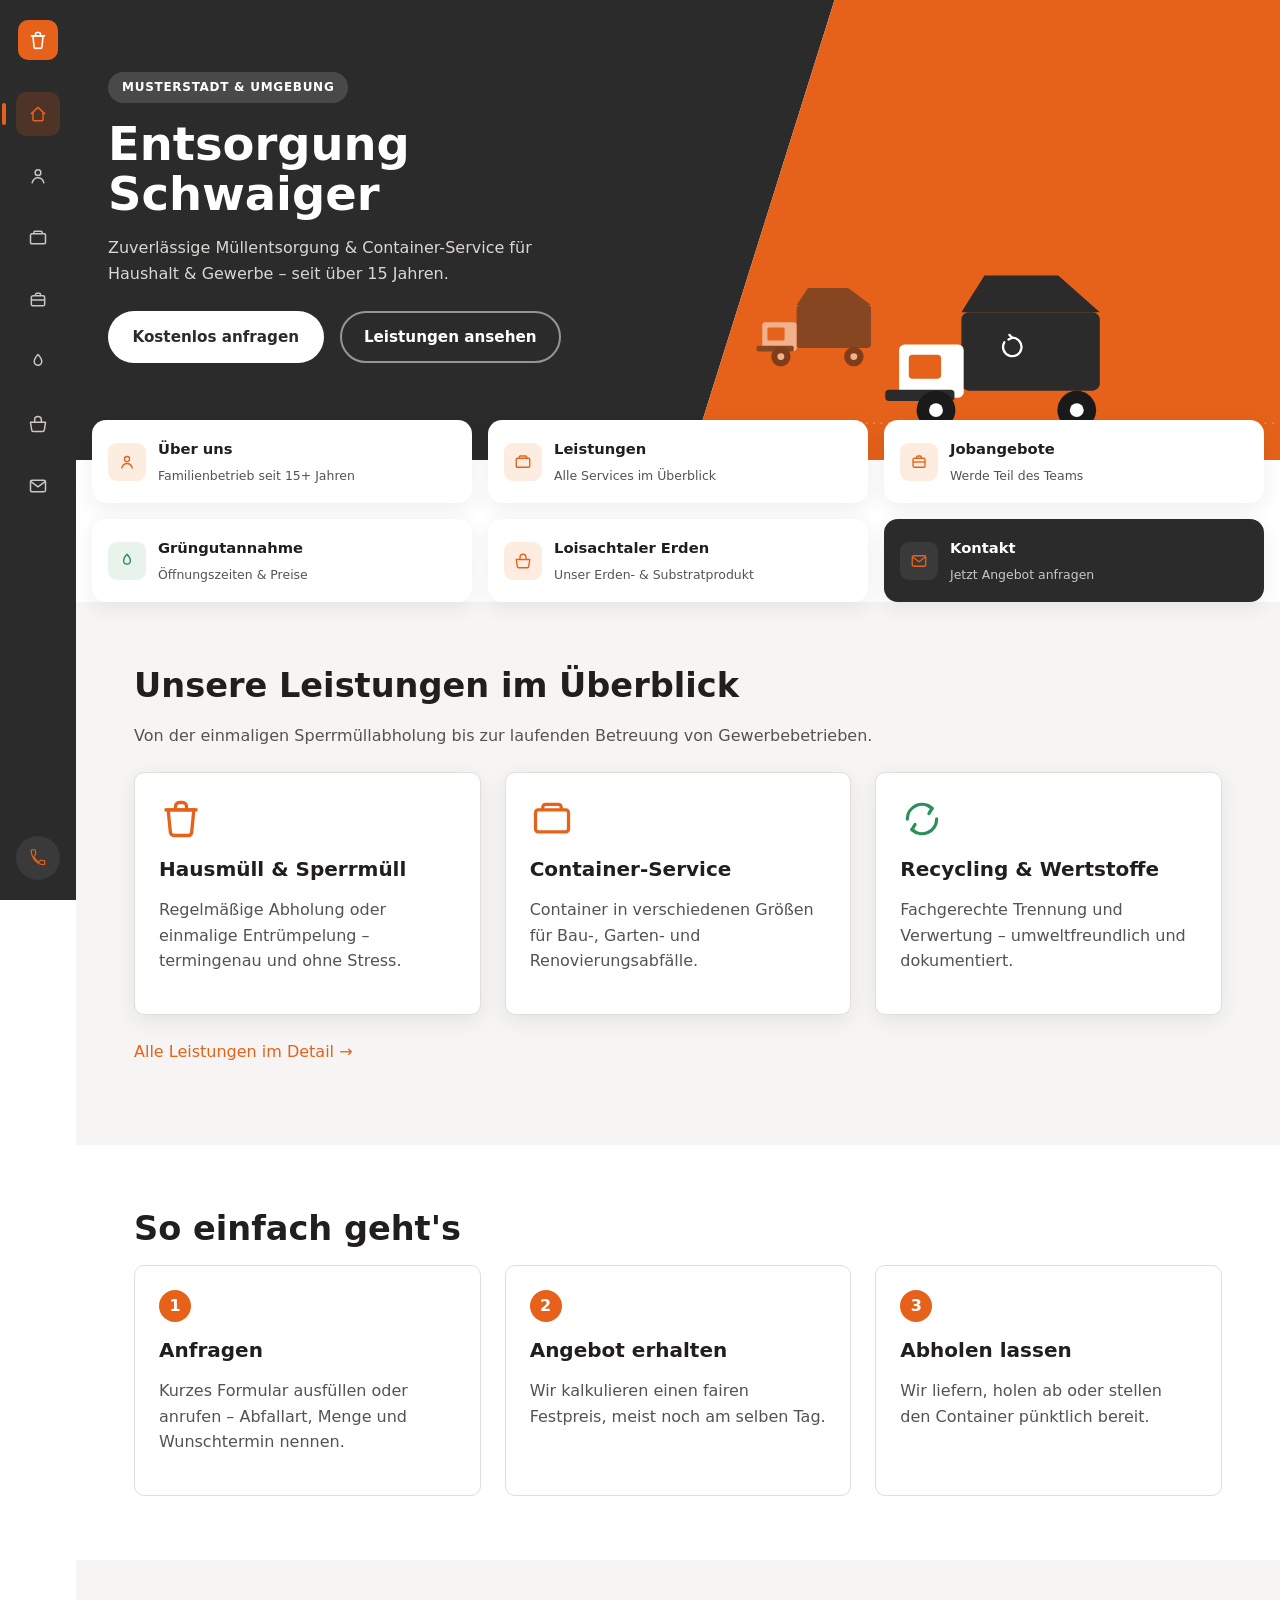
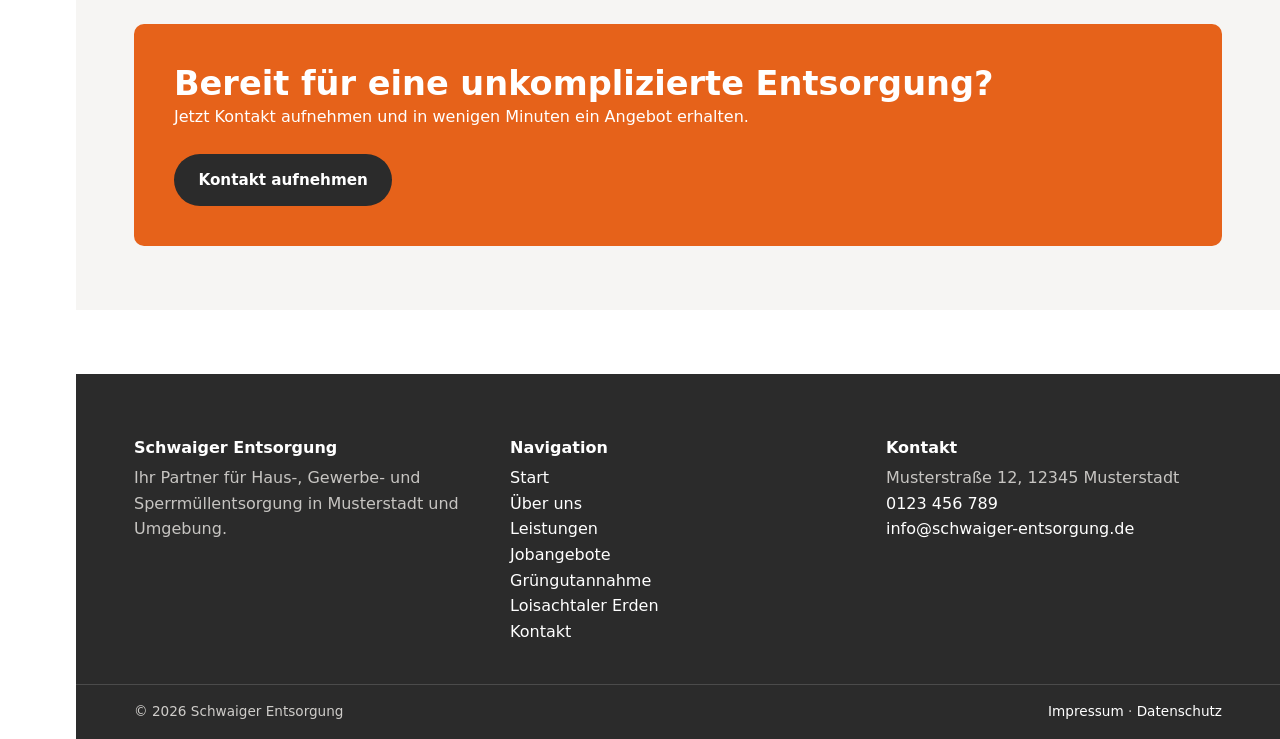
<file: index.html>
<!DOCTYPE html>
<html lang="de">
<head>
  <meta charset="UTF-8" />
  <meta name="viewport" content="width=device-width, initial-scale=1" />
  <title>Schwaiger Entsorgung – Zuverlässige Müllentsorgung für Haushalt &amp; Gewerbe</title>
  <meta name="description" content="Schwaiger Entsorgung übernimmt Hausmüll, Gewerbeabfall, Sperrmüll und Containerdienst für Musterstadt und Umgebung. Schnell, sauber, zuverlässig." />

  <link rel="stylesheet" href="css/base.css" />
  <link rel="stylesheet" href="css/layout.css" />
  <link rel="stylesheet" href="css/components.css" />
  <link rel="stylesheet" href="css/pages/home.css" />
</head>
<body>

  <div class="app-shell">
    <nav class="side-nav" data-nav data-open="false" aria-label="Hauptnavigation">
      <a class="side-nav__logo" href="index.html" aria-label="Schwaiger Entsorgung – Start">
        <svg width="20" height="20" viewBox="0 0 24 24" fill="none"><path d="M6 7h12l-1.2 13.2A2 2 0 0 1 14.8 22H9.2a2 2 0 0 1-2-1.8L6 7Z" stroke="#fff" stroke-width="1.9" stroke-linejoin="round"/><path d="M4 7h16M9 7V5a2 2 0 0 1 2-2h2a2 2 0 0 1 2 2v2" stroke="#fff" stroke-width="1.9" stroke-linecap="round"/></svg>
      </a>
      <button class="nav-toggle" type="button" data-nav-toggle aria-expanded="false" aria-controls="side-nav-list">
        <span class="visually-hidden">Menü öffnen</span>
        ☰
      </button>
      <ul class="side-nav__list" id="side-nav-list">
          <li><a href="index.html" aria-current="page"><svg viewBox="0 0 24 24" fill="none"><path d="M4 11.5 12 4l8 7.5" stroke="currentColor" stroke-width="1.8" stroke-linecap="round" stroke-linejoin="round"/><path d="M6 10v9a1 1 0 0 0 1 1h10a1 1 0 0 0 1-1v-9" stroke="currentColor" stroke-width="1.8" stroke-linejoin="round"/></svg><span class="side-nav__tooltip">Start</span></a></li>
          <li><a href="ueber-uns.html"><svg viewBox="0 0 24 24" fill="none"><circle cx="12" cy="8" r="3.4" stroke="currentColor" stroke-width="1.8"/><path d="M5 20c1.2-4 4-6 7-6s5.8 2 7 6" stroke="currentColor" stroke-width="1.8" stroke-linecap="round"/></svg><span class="side-nav__tooltip">Über uns</span></a></li>
          <li><a href="leistungen.html"><svg viewBox="0 0 24 24" fill="none"><rect x="3" y="7" width="18" height="12" rx="1.5" stroke="currentColor" stroke-width="1.8"/><path d="M7 7V5.5A1.5 1.5 0 0 1 8.5 4h7A1.5 1.5 0 0 1 17 5.5V7" stroke="currentColor" stroke-width="1.8"/></svg><span class="side-nav__tooltip">Leistungen</span></a></li>
          <li><a href="jobangebote.html"><svg viewBox="0 0 24 24" fill="none"><rect x="4" y="7" width="16" height="12" rx="2" stroke="currentColor" stroke-width="1.8"/><path d="M9 7V5.5A1.5 1.5 0 0 1 10.5 4h3A1.5 1.5 0 0 1 15 5.5V7" stroke="currentColor" stroke-width="1.8"/><path d="M4 12h16" stroke="currentColor" stroke-width="1.8"/></svg><span class="side-nav__tooltip">Jobangebote</span></a></li>
          <li><a href="gruengutannahme.html"><svg viewBox="0 0 24 24" fill="none"><path d="M12 3c3 3.2 4.5 6 4.5 8.5a4.5 4.5 0 1 1-9 0C7.5 9 9 6.2 12 3Z" stroke="currentColor" stroke-width="1.8" stroke-linejoin="round"/></svg><span class="side-nav__tooltip">Grüngutannahme</span></a></li>
          <li><a href="loisachtaler-erden.html"><svg viewBox="0 0 24 24" fill="none"><path d="M3 10h18l-1.4 9.2a2 2 0 0 1-2 1.8H6.4a2 2 0 0 1-2-1.8L3 10Z" stroke="currentColor" stroke-width="1.8" stroke-linejoin="round"/><path d="M8 10V7a4 4 0 0 1 8 0v3" stroke="currentColor" stroke-width="1.8"/></svg><span class="side-nav__tooltip">Loisachtaler Erden</span></a></li>
          <li><a href="kontakt.html"><svg viewBox="0 0 24 24" fill="none"><rect x="3" y="5" width="18" height="14" rx="2" stroke="currentColor" stroke-width="1.8"/><path d="m4 7 8 6 8-6" stroke="currentColor" stroke-width="1.8" stroke-linecap="round" stroke-linejoin="round"/></svg><span class="side-nav__tooltip">Kontakt</span></a></li>
      </ul>
      <div class="side-nav__bottom">
        <a class="side-nav__phone" href="tel:+491234567890" aria-label="Anrufen: 0123 456 789">
          <svg width="18" height="18" viewBox="0 0 24 24" fill="none"><path d="M6.6 10.8c1.4 2.8 3.8 5.2 6.6 6.6l2.2-2.2a1 1 0 0 1 1-.25c1.1.36 2.3.56 3.5.56a1 1 0 0 1 1 1V20a1 1 0 0 1-1 1C11.6 21 3 12.4 3 2a1 1 0 0 1 1-1h3.5a1 1 0 0 1 1 1c0 1.2.2 2.4.56 3.5a1 1 0 0 1-.25 1L6.6 10.8Z" stroke="currentColor" stroke-width="1.6" stroke-linejoin="round"/></svg>
        </a>
      </div>
    </nav>

    <div class="main-area">
      <main>
        <section class="hero-split" style="padding-block:0;">
          <div class="hero-split__panel hero-split__panel--dark"></div>
          <div class="hero-split__panel hero-split__panel--accent"></div>
          <div class="hero-split__art">
            <svg viewBox="0 0 1200 480" width="100%" height="100%" preserveAspectRatio="xMidYMax meet" xmlns="http://www.w3.org/2000/svg" aria-hidden="true">
          <line x1="0" y1="400" x2="1200" y2="400" stroke="#ffffff" stroke-width="3" stroke-dasharray="2 14" stroke-linecap="round" opacity="0.35"/>
          <g transform="translate(60,70) scale(0.62)" opacity="0.5">
            <rect x="150" y="120" width="260" height="150" rx="14" fill="#2b2b2b"/>
            <path d="M150 120 L190 60 L330 60 L410 120 Z" fill="#2b2b2b"/>
            <rect x="30" y="180" width="120" height="100" rx="10" fill="#ffffff"/>
            <rect x="48" y="198" width="60" height="46" rx="6" fill="#e6621a"/>
            <rect x="10" y="262" width="130" height="20" rx="6" fill="#2b2b2b"/>
            <circle cx="95" cy="300" r="34" fill="#1a1a1a"/>
            <circle cx="95" cy="300" r="12" fill="#ffffff"/>
            <circle cx="350" cy="300" r="34" fill="#1a1a1a"/>
            <circle cx="350" cy="300" r="12" fill="#ffffff"/>
          </g>
          <g transform="translate(360,40) scale(1)">
            <rect x="150" y="120" width="300" height="170" rx="16" fill="#2b2b2b"/>
            <path d="M150 120 L200 40 L360 40 L450 120 Z" fill="#2b2b2b"/>
            <rect x="15" y="190" width="140" height="115" rx="12" fill="#ffffff"/>
            <rect x="36" y="212" width="70" height="52" rx="8" fill="#e6621a"/>
            <rect x="-15" y="288" width="150" height="24" rx="8" fill="#2b2b2b"/>
            <circle cx="95" cy="332" r="42" fill="#1a1a1a"/>
            <circle cx="95" cy="332" r="15" fill="#ffffff"/>
            <circle cx="400" cy="332" r="42" fill="#1a1a1a"/>
            <circle cx="400" cy="332" r="15" fill="#ffffff"/>
            <g transform="translate(240,175)">
              <path d="M20 0 A20 20 0 1 1 3 10" fill="none" stroke="#ffffff" stroke-width="5" stroke-linecap="round"/>
              <path d="M14 -6 L20 0 L12 4" fill="none" stroke="#ffffff" stroke-width="5" stroke-linecap="round" stroke-linejoin="round"/>
            </g>
          </g>
        </svg>
          </div>
          <div class="hero-split__content">
            <span class="hero-split__badge">Musterstadt &amp; Umgebung</span>
            <h1>Entsorgung<br />Schwaiger</h1>
            <p>Zuverlässige Müllentsorgung &amp; Container-Service für Haushalt &amp; Gewerbe – seit über 15 Jahren.</p>
            <div class="hero__actions">
              <a class="btn btn--white" href="kontakt.html">Kostenlos anfragen</a>
              <a class="btn btn--outline-light" href="leistungen.html">Leistungen ansehen</a>
            </div>
          </div>
        </section>

        <div class="quick-links">
          <a class="quick-links__card" href="ueber-uns.html">
            <span class="quick-links__icon"><svg viewBox="0 0 24 24" fill="none"><circle cx="12" cy="8" r="3.4" stroke="currentColor" stroke-width="1.8"/><path d="M5 20c1.2-4 4-6 7-6s5.8 2 7 6" stroke="currentColor" stroke-width="1.8" stroke-linecap="round"/></svg></span>
            <span><span class="quick-links__title">Über uns</span><br /><span class="quick-links__desc">Familienbetrieb seit 15+ Jahren</span></span>
          </a>
          <a class="quick-links__card" href="leistungen.html">
            <span class="quick-links__icon"><svg viewBox="0 0 24 24" fill="none"><rect x="3" y="7" width="18" height="12" rx="1.5" stroke="currentColor" stroke-width="1.8"/><path d="M7 7V5.5A1.5 1.5 0 0 1 8.5 4h7A1.5 1.5 0 0 1 17 5.5V7" stroke="currentColor" stroke-width="1.8"/></svg></span>
            <span><span class="quick-links__title">Leistungen</span><br /><span class="quick-links__desc">Alle Services im Überblick</span></span>
          </a>
          <a class="quick-links__card" href="jobangebote.html">
            <span class="quick-links__icon"><svg viewBox="0 0 24 24" fill="none"><rect x="4" y="7" width="16" height="12" rx="2" stroke="currentColor" stroke-width="1.8"/><path d="M9 7V5.5A1.5 1.5 0 0 1 10.5 4h3A1.5 1.5 0 0 1 15 5.5V7" stroke="currentColor" stroke-width="1.8"/><path d="M4 12h16" stroke="currentColor" stroke-width="1.8"/></svg></span>
            <span><span class="quick-links__title">Jobangebote</span><br /><span class="quick-links__desc">Werde Teil des Teams</span></span>
          </a>
          <a class="quick-links__card" href="gruengutannahme.html">
            <span class="quick-links__icon quick-links__icon--eco"><svg viewBox="0 0 24 24" fill="none"><path d="M12 3c3 3.2 4.5 6 4.5 8.5a4.5 4.5 0 1 1-9 0C7.5 9 9 6.2 12 3Z" stroke="currentColor" stroke-width="1.8" stroke-linejoin="round"/></svg></span>
            <span><span class="quick-links__title">Grüngutannahme</span><br /><span class="quick-links__desc">Öffnungszeiten &amp; Preise</span></span>
          </a>
          <a class="quick-links__card" href="loisachtaler-erden.html">
            <span class="quick-links__icon"><svg viewBox="0 0 24 24" fill="none"><path d="M3 10h18l-1.4 9.2a2 2 0 0 1-2 1.8H6.4a2 2 0 0 1-2-1.8L3 10Z" stroke="currentColor" stroke-width="1.8" stroke-linejoin="round"/><path d="M8 10V7a4 4 0 0 1 8 0v3" stroke="currentColor" stroke-width="1.8"/></svg></span>
            <span><span class="quick-links__title">Loisachtaler Erden</span><br /><span class="quick-links__desc">Unser Erden- &amp; Substratprodukt</span></span>
          </a>
          <a class="quick-links__card quick-links__card--dark" href="kontakt.html">
            <span class="quick-links__icon"><svg viewBox="0 0 24 24" fill="none"><rect x="3" y="5" width="18" height="14" rx="2" stroke="currentColor" stroke-width="1.8"/><path d="m4 7 8 6 8-6" stroke="currentColor" stroke-width="1.8" stroke-linecap="round" stroke-linejoin="round"/></svg></span>
            <span><span class="quick-links__title">Kontakt</span><br /><span class="quick-links__desc">Jetzt Angebot anfragen</span></span>
          </a>
        </div>

        <section class="alt">
          <div class="container">
            <h2>Unsere Leistungen im Überblick</h2>
            <p>Von der einmaligen Sperrmüllabholung bis zur laufenden Betreuung von Gewerbebetrieben.</p>

            <div class="grid grid--3" style="margin-top: var(--space-3);">
              <div class="card">
                <svg class="card__icon" viewBox="0 0 24 24" fill="none" aria-hidden="true"><path d="M5 7h14l-1.2 12.5A2 2 0 0 1 15.8 21H8.2a2 2 0 0 1-2-1.8L5 7Z" stroke="currentColor" stroke-width="1.8"/><path d="M3 7h18M9 7V5a2 2 0 0 1 2-2h2a2 2 0 0 1 2 2v2" stroke="currentColor" stroke-width="1.8"/></svg>
                <h3>Hausmüll &amp; Sperrmüll</h3>
                <p>Regelmäßige Abholung oder einmalige Entrümpelung – termingenau und ohne Stress.</p>
              </div>
              <div class="card">
                <svg class="card__icon" viewBox="0 0 24 24" fill="none" aria-hidden="true"><rect x="3" y="7" width="18" height="12" rx="1.5" stroke="currentColor" stroke-width="1.8"/><path d="M7 7V5.5A1.5 1.5 0 0 1 8.5 4h7A1.5 1.5 0 0 1 17 5.5V7" stroke="currentColor" stroke-width="1.8"/></svg>
                <h3>Container-Service</h3>
                <p>Container in verschiedenen Größen für Bau-, Garten- und Renovierungsabfälle.</p>
              </div>
              <div class="card">
                <svg class="card__icon card__icon--eco" viewBox="0 0 24 24" fill="none" aria-hidden="true"><path d="M4 12a8 8 0 0 1 13.5-5.8M20 12a8 8 0 0 1-13.5 5.8" stroke="currentColor" stroke-width="1.8" stroke-linecap="round"/><path d="M15 4.5 17.5 6.2 15.8 9" stroke="currentColor" stroke-width="1.8" stroke-linecap="round" stroke-linejoin="round"/><path d="M9 19.5 6.5 17.8 8.2 15" stroke="currentColor" stroke-width="1.8" stroke-linecap="round" stroke-linejoin="round"/></svg>
                <h3>Recycling &amp; Wertstoffe</h3>
                <p>Fachgerechte Trennung und Verwertung – umweltfreundlich und dokumentiert.</p>
              </div>
            </div>

            <p style="margin-top: var(--space-3);"><a href="leistungen.html">Alle Leistungen im Detail →</a></p>
          </div>
        </section>

        <section>
          <div class="container">
            <h2>So einfach geht's</h2>
            <ul class="process-steps">
              <li><h3>Anfragen</h3><p>Kurzes Formular ausfüllen oder anrufen – Abfallart, Menge und Wunschtermin nennen.</p></li>
              <li><h3>Angebot erhalten</h3><p>Wir kalkulieren einen fairen Festpreis, meist noch am selben Tag.</p></li>
              <li><h3>Abholen lassen</h3><p>Wir liefern, holen ab oder stellen den Container pünktlich bereit.</p></li>
            </ul>
          </div>
        </section>

        <section class="alt">
          <div class="container">
            <div class="cta-band">
              <div>
                <h2>Bereit für eine unkomplizierte Entsorgung?</h2>
                <p>Jetzt Kontakt aufnehmen und in wenigen Minuten ein Angebot erhalten.</p>
              </div>
              <a class="btn btn--accent" href="kontakt.html">Kontakt aufnehmen</a>
            </div>
          </div>
        </section>
      </main>
      <footer class="site-footer">
        <div class="container site-footer__inner">
          <div>
            <h3>Schwaiger Entsorgung</h3>
            <p>Ihr Partner für Haus-, Gewerbe- und Sperrmüllentsorgung in Musterstadt und Umgebung.</p>
          </div>
          <div>
            <h3>Navigation</h3>
            <ul>
              <li><a href="index.html">Start</a></li>
              <li><a href="ueber-uns.html">Über uns</a></li>
              <li><a href="leistungen.html">Leistungen</a></li>
              <li><a href="jobangebote.html">Jobangebote</a></li>
              <li><a href="gruengutannahme.html">Grüngutannahme</a></li>
              <li><a href="loisachtaler-erden.html">Loisachtaler Erden</a></li>
              <li><a href="kontakt.html">Kontakt</a></li>
            </ul>
          </div>
          <div>
            <h3>Kontakt</h3>
            <ul>
              <li>Musterstraße 12, 12345 Musterstadt</li>
              <li><a href="tel:+491234567890">0123 456 789</a></li>
              <li><a href="mailto:info@schwaiger-entsorgung.de">info@schwaiger-entsorgung.de</a></li>
            </ul>
          </div>
        </div>
        <div class="site-footer__bottom">
          <div class="container">
            <span>© <span id="year">2026</span> Schwaiger Entsorgung</span>
            <span><a href="impressum.html">Impressum</a> · <a href="datenschutz.html">Datenschutz</a></span>
          </div>
        </div>
      </footer>
    </div>
  </div>

  <script src="js/nav.js" defer></script>
</body>
</html>
</file>
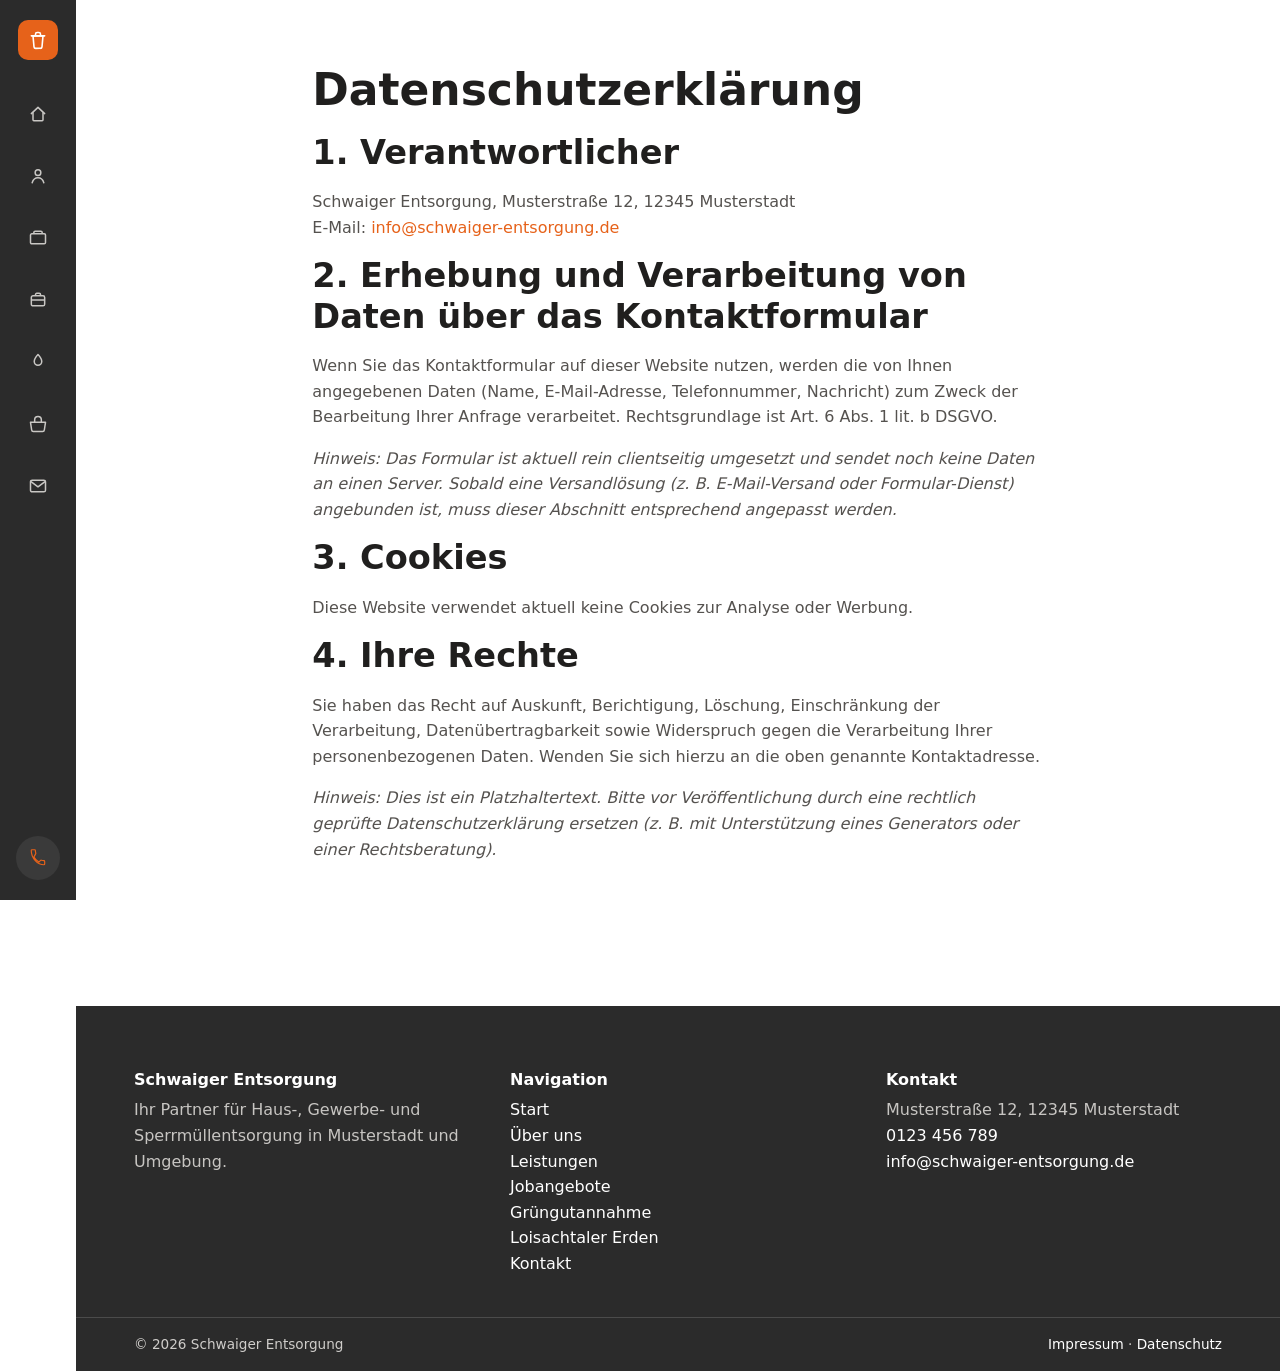
<file: datenschutz.html>
<!DOCTYPE html>
<html lang="de">
<head>
  <meta charset="UTF-8" />
  <meta name="viewport" content="width=device-width, initial-scale=1" />
  <title>Datenschutz – Schwaiger Entsorgung</title>
  <meta name="robots" content="noindex" />
  <meta name="description" content="Datenschutzerklärung von Schwaiger Entsorgung." />

  <link rel="stylesheet" href="css/base.css" />
  <link rel="stylesheet" href="css/layout.css" />
  <link rel="stylesheet" href="css/components.css" />

</head>
<body>

  <div class="app-shell">
    <nav class="side-nav" data-nav data-open="false" aria-label="Hauptnavigation">
      <a class="side-nav__logo" href="index.html" aria-label="Schwaiger Entsorgung – Start">
        <svg width="20" height="20" viewBox="0 0 24 24" fill="none"><path d="M6 7h12l-1.2 13.2A2 2 0 0 1 14.8 22H9.2a2 2 0 0 1-2-1.8L6 7Z" stroke="#fff" stroke-width="1.9" stroke-linejoin="round"/><path d="M4 7h16M9 7V5a2 2 0 0 1 2-2h2a2 2 0 0 1 2 2v2" stroke="#fff" stroke-width="1.9" stroke-linecap="round"/></svg>
      </a>
      <button class="nav-toggle" type="button" data-nav-toggle aria-expanded="false" aria-controls="side-nav-list">
        <span class="visually-hidden">Menü öffnen</span>
        ☰
      </button>
      <ul class="side-nav__list" id="side-nav-list">
          <li><a href="index.html"><svg viewBox="0 0 24 24" fill="none"><path d="M4 11.5 12 4l8 7.5" stroke="currentColor" stroke-width="1.8" stroke-linecap="round" stroke-linejoin="round"/><path d="M6 10v9a1 1 0 0 0 1 1h10a1 1 0 0 0 1-1v-9" stroke="currentColor" stroke-width="1.8" stroke-linejoin="round"/></svg><span class="side-nav__tooltip">Start</span></a></li>
          <li><a href="ueber-uns.html"><svg viewBox="0 0 24 24" fill="none"><circle cx="12" cy="8" r="3.4" stroke="currentColor" stroke-width="1.8"/><path d="M5 20c1.2-4 4-6 7-6s5.8 2 7 6" stroke="currentColor" stroke-width="1.8" stroke-linecap="round"/></svg><span class="side-nav__tooltip">Über uns</span></a></li>
          <li><a href="leistungen.html"><svg viewBox="0 0 24 24" fill="none"><rect x="3" y="7" width="18" height="12" rx="1.5" stroke="currentColor" stroke-width="1.8"/><path d="M7 7V5.5A1.5 1.5 0 0 1 8.5 4h7A1.5 1.5 0 0 1 17 5.5V7" stroke="currentColor" stroke-width="1.8"/></svg><span class="side-nav__tooltip">Leistungen</span></a></li>
          <li><a href="jobangebote.html"><svg viewBox="0 0 24 24" fill="none"><rect x="4" y="7" width="16" height="12" rx="2" stroke="currentColor" stroke-width="1.8"/><path d="M9 7V5.5A1.5 1.5 0 0 1 10.5 4h3A1.5 1.5 0 0 1 15 5.5V7" stroke="currentColor" stroke-width="1.8"/><path d="M4 12h16" stroke="currentColor" stroke-width="1.8"/></svg><span class="side-nav__tooltip">Jobangebote</span></a></li>
          <li><a href="gruengutannahme.html"><svg viewBox="0 0 24 24" fill="none"><path d="M12 3c3 3.2 4.5 6 4.5 8.5a4.5 4.5 0 1 1-9 0C7.5 9 9 6.2 12 3Z" stroke="currentColor" stroke-width="1.8" stroke-linejoin="round"/></svg><span class="side-nav__tooltip">Grüngutannahme</span></a></li>
          <li><a href="loisachtaler-erden.html"><svg viewBox="0 0 24 24" fill="none"><path d="M3 10h18l-1.4 9.2a2 2 0 0 1-2 1.8H6.4a2 2 0 0 1-2-1.8L3 10Z" stroke="currentColor" stroke-width="1.8" stroke-linejoin="round"/><path d="M8 10V7a4 4 0 0 1 8 0v3" stroke="currentColor" stroke-width="1.8"/></svg><span class="side-nav__tooltip">Loisachtaler Erden</span></a></li>
          <li><a href="kontakt.html"><svg viewBox="0 0 24 24" fill="none"><rect x="3" y="5" width="18" height="14" rx="2" stroke="currentColor" stroke-width="1.8"/><path d="m4 7 8 6 8-6" stroke="currentColor" stroke-width="1.8" stroke-linecap="round" stroke-linejoin="round"/></svg><span class="side-nav__tooltip">Kontakt</span></a></li>
      </ul>
      <div class="side-nav__bottom">
        <a class="side-nav__phone" href="tel:+491234567890" aria-label="Anrufen: 0123 456 789">
          <svg width="18" height="18" viewBox="0 0 24 24" fill="none"><path d="M6.6 10.8c1.4 2.8 3.8 5.2 6.6 6.6l2.2-2.2a1 1 0 0 1 1-.25c1.1.36 2.3.56 3.5.56a1 1 0 0 1 1 1V20a1 1 0 0 1-1 1C11.6 21 3 12.4 3 2a1 1 0 0 1 1-1h3.5a1 1 0 0 1 1 1c0 1.2.2 2.4.56 3.5a1 1 0 0 1-.25 1L6.6 10.8Z" stroke="currentColor" stroke-width="1.6" stroke-linejoin="round"/></svg>
        </a>
      </div>
    </nav>

    <div class="main-area">
      <main>
        <section>
          <div class="container" style="max-width: 75ch;">
            <h1>Datenschutzerklärung</h1>

            <h2>1. Verantwortlicher</h2>
            <p>
              Schwaiger Entsorgung, Musterstraße 12, 12345 Musterstadt<br />
              E-Mail: <a href="mailto:info@schwaiger-entsorgung.de">info@schwaiger-entsorgung.de</a>
            </p>

            <h2>2. Erhebung und Verarbeitung von Daten über das Kontaktformular</h2>
            <p>
              Wenn Sie das Kontaktformular auf dieser Website nutzen, werden die von
              Ihnen angegebenen Daten (Name, E-Mail-Adresse, Telefonnummer, Nachricht)
              zum Zweck der Bearbeitung Ihrer Anfrage verarbeitet. Rechtsgrundlage ist
              Art. 6 Abs. 1 lit. b DSGVO.
            </p>
            <p><em>Hinweis: Das Formular ist aktuell rein clientseitig umgesetzt und sendet noch keine Daten an einen Server. Sobald eine Versandlösung (z. B. E-Mail-Versand oder Formular-Dienst) angebunden ist, muss dieser Abschnitt entsprechend angepasst werden.</em></p>

            <h2>3. Cookies</h2>
            <p>Diese Website verwendet aktuell keine Cookies zur Analyse oder Werbung.</p>

            <h2>4. Ihre Rechte</h2>
            <p>
              Sie haben das Recht auf Auskunft, Berichtigung, Löschung, Einschränkung
              der Verarbeitung, Datenübertragbarkeit sowie Widerspruch gegen die
              Verarbeitung Ihrer personenbezogenen Daten. Wenden Sie sich hierzu an
              die oben genannte Kontaktadresse.
            </p>

            <p><em>Hinweis: Dies ist ein Platzhaltertext. Bitte vor Veröffentlichung durch eine rechtlich geprüfte Datenschutzerklärung ersetzen (z. B. mit Unterstützung eines Generators oder einer Rechtsberatung).</em></p>
          </div>
        </section>
      </main>
      <footer class="site-footer">
        <div class="container site-footer__inner">
          <div>
            <h3>Schwaiger Entsorgung</h3>
            <p>Ihr Partner für Haus-, Gewerbe- und Sperrmüllentsorgung in Musterstadt und Umgebung.</p>
          </div>
          <div>
            <h3>Navigation</h3>
            <ul>
              <li><a href="index.html">Start</a></li>
              <li><a href="ueber-uns.html">Über uns</a></li>
              <li><a href="leistungen.html">Leistungen</a></li>
              <li><a href="jobangebote.html">Jobangebote</a></li>
              <li><a href="gruengutannahme.html">Grüngutannahme</a></li>
              <li><a href="loisachtaler-erden.html">Loisachtaler Erden</a></li>
              <li><a href="kontakt.html">Kontakt</a></li>
            </ul>
          </div>
          <div>
            <h3>Kontakt</h3>
            <ul>
              <li>Musterstraße 12, 12345 Musterstadt</li>
              <li><a href="tel:+491234567890">0123 456 789</a></li>
              <li><a href="mailto:info@schwaiger-entsorgung.de">info@schwaiger-entsorgung.de</a></li>
            </ul>
          </div>
        </div>
        <div class="site-footer__bottom">
          <div class="container">
            <span>© <span id="year">2026</span> Schwaiger Entsorgung</span>
            <span><a href="impressum.html">Impressum</a> · <a href="datenschutz.html">Datenschutz</a></span>
          </div>
        </div>
      </footer>
    </div>
  </div>

  <script src="js/nav.js" defer></script>
</body>
</html>
</file>
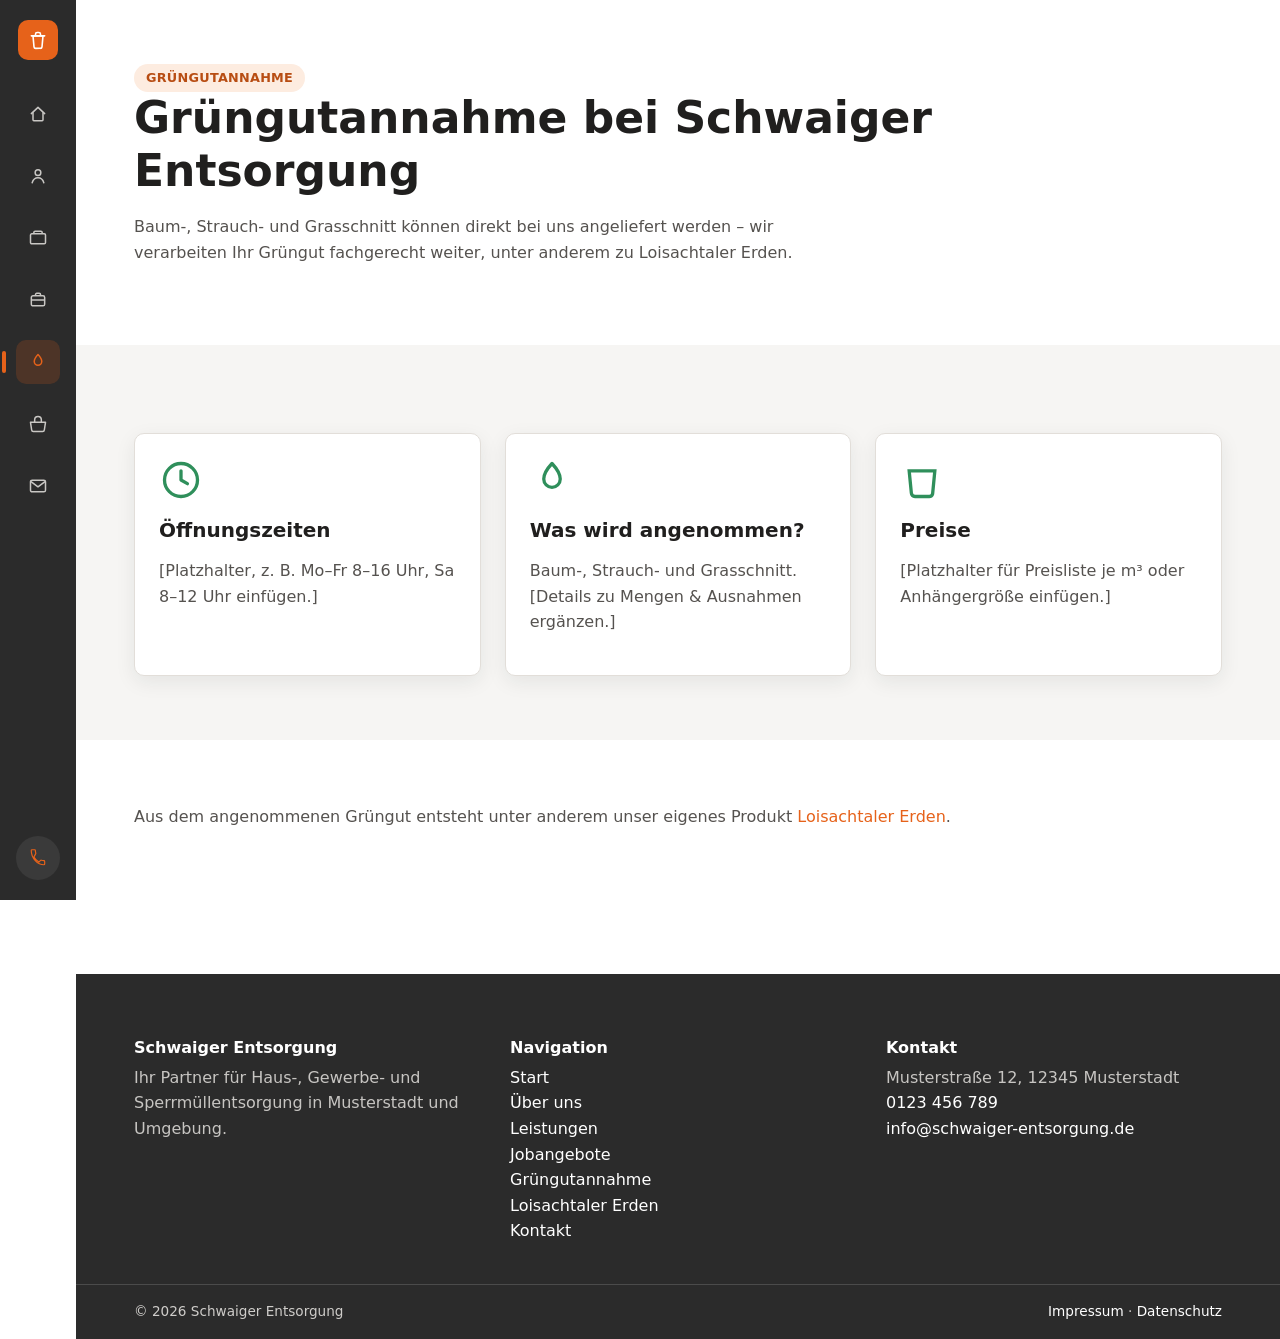
<file: gruengutannahme.html>
<!DOCTYPE html>
<html lang="de">
<head>
  <meta charset="UTF-8" />
  <meta name="viewport" content="width=device-width, initial-scale=1" />
  <title>Grüngutannahme – Schwaiger Entsorgung</title>
  <meta name="description" content="Grüngutannahme bei Schwaiger Entsorgung: Öffnungszeiten, angenommene Materialien und Preise für Baum-, Strauch- und Grasschnitt." />

  <link rel="stylesheet" href="css/base.css" />
  <link rel="stylesheet" href="css/layout.css" />
  <link rel="stylesheet" href="css/components.css" />

</head>
<body>

  <div class="app-shell">
    <nav class="side-nav" data-nav data-open="false" aria-label="Hauptnavigation">
      <a class="side-nav__logo" href="index.html" aria-label="Schwaiger Entsorgung – Start">
        <svg width="20" height="20" viewBox="0 0 24 24" fill="none"><path d="M6 7h12l-1.2 13.2A2 2 0 0 1 14.8 22H9.2a2 2 0 0 1-2-1.8L6 7Z" stroke="#fff" stroke-width="1.9" stroke-linejoin="round"/><path d="M4 7h16M9 7V5a2 2 0 0 1 2-2h2a2 2 0 0 1 2 2v2" stroke="#fff" stroke-width="1.9" stroke-linecap="round"/></svg>
      </a>
      <button class="nav-toggle" type="button" data-nav-toggle aria-expanded="false" aria-controls="side-nav-list">
        <span class="visually-hidden">Menü öffnen</span>
        ☰
      </button>
      <ul class="side-nav__list" id="side-nav-list">
          <li><a href="index.html"><svg viewBox="0 0 24 24" fill="none"><path d="M4 11.5 12 4l8 7.5" stroke="currentColor" stroke-width="1.8" stroke-linecap="round" stroke-linejoin="round"/><path d="M6 10v9a1 1 0 0 0 1 1h10a1 1 0 0 0 1-1v-9" stroke="currentColor" stroke-width="1.8" stroke-linejoin="round"/></svg><span class="side-nav__tooltip">Start</span></a></li>
          <li><a href="ueber-uns.html"><svg viewBox="0 0 24 24" fill="none"><circle cx="12" cy="8" r="3.4" stroke="currentColor" stroke-width="1.8"/><path d="M5 20c1.2-4 4-6 7-6s5.8 2 7 6" stroke="currentColor" stroke-width="1.8" stroke-linecap="round"/></svg><span class="side-nav__tooltip">Über uns</span></a></li>
          <li><a href="leistungen.html"><svg viewBox="0 0 24 24" fill="none"><rect x="3" y="7" width="18" height="12" rx="1.5" stroke="currentColor" stroke-width="1.8"/><path d="M7 7V5.5A1.5 1.5 0 0 1 8.5 4h7A1.5 1.5 0 0 1 17 5.5V7" stroke="currentColor" stroke-width="1.8"/></svg><span class="side-nav__tooltip">Leistungen</span></a></li>
          <li><a href="jobangebote.html"><svg viewBox="0 0 24 24" fill="none"><rect x="4" y="7" width="16" height="12" rx="2" stroke="currentColor" stroke-width="1.8"/><path d="M9 7V5.5A1.5 1.5 0 0 1 10.5 4h3A1.5 1.5 0 0 1 15 5.5V7" stroke="currentColor" stroke-width="1.8"/><path d="M4 12h16" stroke="currentColor" stroke-width="1.8"/></svg><span class="side-nav__tooltip">Jobangebote</span></a></li>
          <li><a href="gruengutannahme.html" aria-current="page"><svg viewBox="0 0 24 24" fill="none"><path d="M12 3c3 3.2 4.5 6 4.5 8.5a4.5 4.5 0 1 1-9 0C7.5 9 9 6.2 12 3Z" stroke="currentColor" stroke-width="1.8" stroke-linejoin="round"/></svg><span class="side-nav__tooltip">Grüngutannahme</span></a></li>
          <li><a href="loisachtaler-erden.html"><svg viewBox="0 0 24 24" fill="none"><path d="M3 10h18l-1.4 9.2a2 2 0 0 1-2 1.8H6.4a2 2 0 0 1-2-1.8L3 10Z" stroke="currentColor" stroke-width="1.8" stroke-linejoin="round"/><path d="M8 10V7a4 4 0 0 1 8 0v3" stroke="currentColor" stroke-width="1.8"/></svg><span class="side-nav__tooltip">Loisachtaler Erden</span></a></li>
          <li><a href="kontakt.html"><svg viewBox="0 0 24 24" fill="none"><rect x="3" y="5" width="18" height="14" rx="2" stroke="currentColor" stroke-width="1.8"/><path d="m4 7 8 6 8-6" stroke="currentColor" stroke-width="1.8" stroke-linecap="round" stroke-linejoin="round"/></svg><span class="side-nav__tooltip">Kontakt</span></a></li>
      </ul>
      <div class="side-nav__bottom">
        <a class="side-nav__phone" href="tel:+491234567890" aria-label="Anrufen: 0123 456 789">
          <svg width="18" height="18" viewBox="0 0 24 24" fill="none"><path d="M6.6 10.8c1.4 2.8 3.8 5.2 6.6 6.6l2.2-2.2a1 1 0 0 1 1-.25c1.1.36 2.3.56 3.5.56a1 1 0 0 1 1 1V20a1 1 0 0 1-1 1C11.6 21 3 12.4 3 2a1 1 0 0 1 1-1h3.5a1 1 0 0 1 1 1c0 1.2.2 2.4.56 3.5a1 1 0 0 1-.25 1L6.6 10.8Z" stroke="currentColor" stroke-width="1.6" stroke-linejoin="round"/></svg>
        </a>
      </div>
    </nav>

    <div class="main-area">
      <main>
        <section>
          <div class="container">
            <span class="badge badge--eco">Grüngutannahme</span>
            <h1>Grüngutannahme bei Schwaiger Entsorgung</h1>
            <p style="max-width: 65ch;">
              Baum-, Strauch- und Grasschnitt können direkt bei uns angeliefert werden –
              wir verarbeiten Ihr Grüngut fachgerecht weiter, unter anderem zu Loisachtaler Erden.
            </p>
          </div>
        </section>

        <section class="alt">
          <div class="container">
            <div class="grid grid--3" style="margin-top: var(--space-3);">
              <div class="card">
                <svg class="card__icon card__icon--eco" viewBox="0 0 24 24" fill="none" aria-hidden="true"><circle cx="12" cy="12" r="9" stroke="currentColor" stroke-width="1.8"/><path d="M12 7v5l3.5 2" stroke="currentColor" stroke-width="1.8" stroke-linecap="round" stroke-linejoin="round"/></svg>
                <h3>Öffnungszeiten</h3>
                <p>[Platzhalter, z. B. Mo–Fr 8–16 Uhr, Sa 8–12 Uhr einfügen.]</p>
              </div>
              <div class="card">
                <svg class="card__icon card__icon--eco" viewBox="0 0 24 24" fill="none" aria-hidden="true"><path d="M12 3c3 3.2 4.5 6 4.5 8.5a4.5 4.5 0 1 1-9 0C7.5 9 9 6.2 12 3Z" stroke="currentColor" stroke-width="1.8" stroke-linejoin="round"/></svg>
                <h3>Was wird angenommen?</h3>
                <p>Baum-, Strauch- und Grasschnitt. [Details zu Mengen &amp; Ausnahmen ergänzen.]</p>
              </div>
              <div class="card">
                <svg class="card__icon card__icon--eco" viewBox="0 0 24 24" fill="none" aria-hidden="true"><path d="M5 7h14l-1.2 12.5A2 2 0 0 1 15.8 21H8.2a2 2 0 0 1-2-1.8L5 7Z" stroke="currentColor" stroke-width="1.8"/></svg>
                <h3>Preise</h3>
                <p>[Platzhalter für Preisliste je m³ oder Anhängergröße einfügen.]</p>
              </div>
            </div>
          </div>
        </section>

        <section>
          <div class="container">
            <p>Aus dem angenommenen Grüngut entsteht unter anderem unser eigenes Produkt <a href="loisachtaler-erden.html">Loisachtaler Erden</a>.</p>
          </div>
        </section>
      </main>
      <footer class="site-footer">
        <div class="container site-footer__inner">
          <div>
            <h3>Schwaiger Entsorgung</h3>
            <p>Ihr Partner für Haus-, Gewerbe- und Sperrmüllentsorgung in Musterstadt und Umgebung.</p>
          </div>
          <div>
            <h3>Navigation</h3>
            <ul>
              <li><a href="index.html">Start</a></li>
              <li><a href="ueber-uns.html">Über uns</a></li>
              <li><a href="leistungen.html">Leistungen</a></li>
              <li><a href="jobangebote.html">Jobangebote</a></li>
              <li><a href="gruengutannahme.html">Grüngutannahme</a></li>
              <li><a href="loisachtaler-erden.html">Loisachtaler Erden</a></li>
              <li><a href="kontakt.html">Kontakt</a></li>
            </ul>
          </div>
          <div>
            <h3>Kontakt</h3>
            <ul>
              <li>Musterstraße 12, 12345 Musterstadt</li>
              <li><a href="tel:+491234567890">0123 456 789</a></li>
              <li><a href="mailto:info@schwaiger-entsorgung.de">info@schwaiger-entsorgung.de</a></li>
            </ul>
          </div>
        </div>
        <div class="site-footer__bottom">
          <div class="container">
            <span>© <span id="year">2026</span> Schwaiger Entsorgung</span>
            <span><a href="impressum.html">Impressum</a> · <a href="datenschutz.html">Datenschutz</a></span>
          </div>
        </div>
      </footer>
    </div>
  </div>

  <script src="js/nav.js" defer></script>
</body>
</html>
</file>
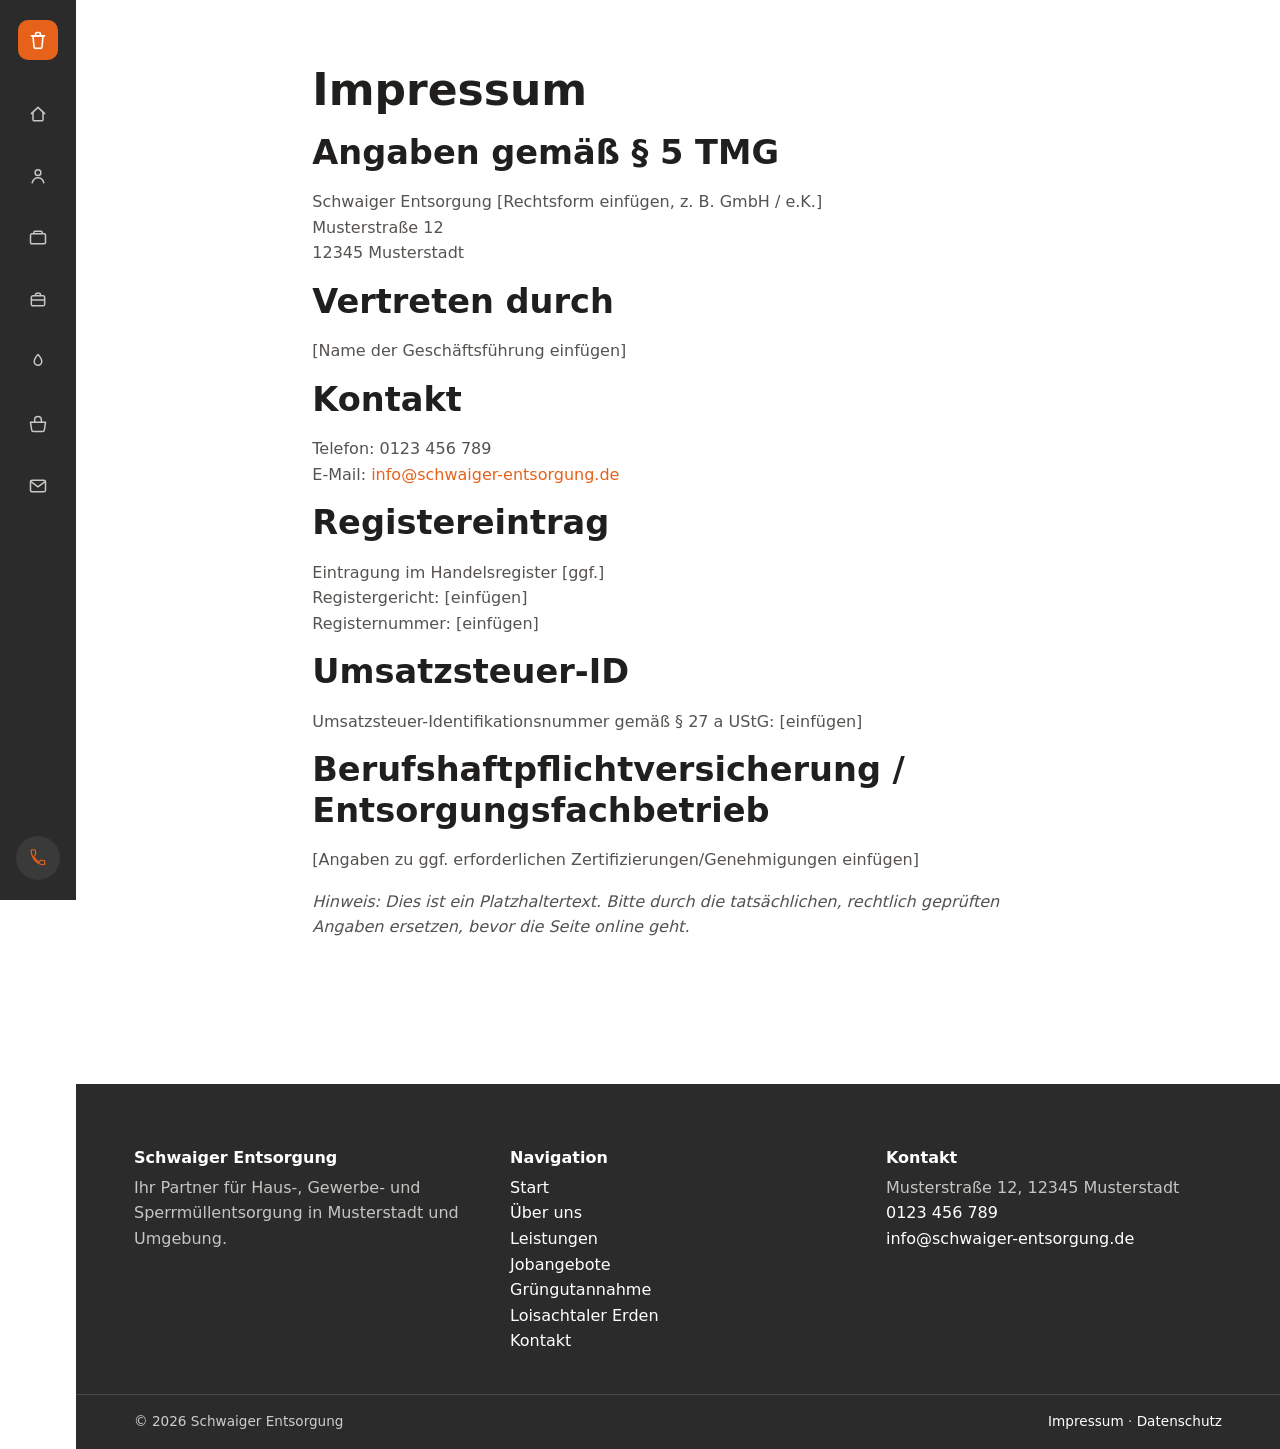
<file: impressum.html>
<!DOCTYPE html>
<html lang="de">
<head>
  <meta charset="UTF-8" />
  <meta name="viewport" content="width=device-width, initial-scale=1" />
  <title>Impressum – Schwaiger Entsorgung</title>
  <meta name="robots" content="noindex" />
  <meta name="description" content="Impressum von Schwaiger Entsorgung." />

  <link rel="stylesheet" href="css/base.css" />
  <link rel="stylesheet" href="css/layout.css" />
  <link rel="stylesheet" href="css/components.css" />

</head>
<body>

  <div class="app-shell">
    <nav class="side-nav" data-nav data-open="false" aria-label="Hauptnavigation">
      <a class="side-nav__logo" href="index.html" aria-label="Schwaiger Entsorgung – Start">
        <svg width="20" height="20" viewBox="0 0 24 24" fill="none"><path d="M6 7h12l-1.2 13.2A2 2 0 0 1 14.8 22H9.2a2 2 0 0 1-2-1.8L6 7Z" stroke="#fff" stroke-width="1.9" stroke-linejoin="round"/><path d="M4 7h16M9 7V5a2 2 0 0 1 2-2h2a2 2 0 0 1 2 2v2" stroke="#fff" stroke-width="1.9" stroke-linecap="round"/></svg>
      </a>
      <button class="nav-toggle" type="button" data-nav-toggle aria-expanded="false" aria-controls="side-nav-list">
        <span class="visually-hidden">Menü öffnen</span>
        ☰
      </button>
      <ul class="side-nav__list" id="side-nav-list">
          <li><a href="index.html"><svg viewBox="0 0 24 24" fill="none"><path d="M4 11.5 12 4l8 7.5" stroke="currentColor" stroke-width="1.8" stroke-linecap="round" stroke-linejoin="round"/><path d="M6 10v9a1 1 0 0 0 1 1h10a1 1 0 0 0 1-1v-9" stroke="currentColor" stroke-width="1.8" stroke-linejoin="round"/></svg><span class="side-nav__tooltip">Start</span></a></li>
          <li><a href="ueber-uns.html"><svg viewBox="0 0 24 24" fill="none"><circle cx="12" cy="8" r="3.4" stroke="currentColor" stroke-width="1.8"/><path d="M5 20c1.2-4 4-6 7-6s5.8 2 7 6" stroke="currentColor" stroke-width="1.8" stroke-linecap="round"/></svg><span class="side-nav__tooltip">Über uns</span></a></li>
          <li><a href="leistungen.html"><svg viewBox="0 0 24 24" fill="none"><rect x="3" y="7" width="18" height="12" rx="1.5" stroke="currentColor" stroke-width="1.8"/><path d="M7 7V5.5A1.5 1.5 0 0 1 8.5 4h7A1.5 1.5 0 0 1 17 5.5V7" stroke="currentColor" stroke-width="1.8"/></svg><span class="side-nav__tooltip">Leistungen</span></a></li>
          <li><a href="jobangebote.html"><svg viewBox="0 0 24 24" fill="none"><rect x="4" y="7" width="16" height="12" rx="2" stroke="currentColor" stroke-width="1.8"/><path d="M9 7V5.5A1.5 1.5 0 0 1 10.5 4h3A1.5 1.5 0 0 1 15 5.5V7" stroke="currentColor" stroke-width="1.8"/><path d="M4 12h16" stroke="currentColor" stroke-width="1.8"/></svg><span class="side-nav__tooltip">Jobangebote</span></a></li>
          <li><a href="gruengutannahme.html"><svg viewBox="0 0 24 24" fill="none"><path d="M12 3c3 3.2 4.5 6 4.5 8.5a4.5 4.5 0 1 1-9 0C7.5 9 9 6.2 12 3Z" stroke="currentColor" stroke-width="1.8" stroke-linejoin="round"/></svg><span class="side-nav__tooltip">Grüngutannahme</span></a></li>
          <li><a href="loisachtaler-erden.html"><svg viewBox="0 0 24 24" fill="none"><path d="M3 10h18l-1.4 9.2a2 2 0 0 1-2 1.8H6.4a2 2 0 0 1-2-1.8L3 10Z" stroke="currentColor" stroke-width="1.8" stroke-linejoin="round"/><path d="M8 10V7a4 4 0 0 1 8 0v3" stroke="currentColor" stroke-width="1.8"/></svg><span class="side-nav__tooltip">Loisachtaler Erden</span></a></li>
          <li><a href="kontakt.html"><svg viewBox="0 0 24 24" fill="none"><rect x="3" y="5" width="18" height="14" rx="2" stroke="currentColor" stroke-width="1.8"/><path d="m4 7 8 6 8-6" stroke="currentColor" stroke-width="1.8" stroke-linecap="round" stroke-linejoin="round"/></svg><span class="side-nav__tooltip">Kontakt</span></a></li>
      </ul>
      <div class="side-nav__bottom">
        <a class="side-nav__phone" href="tel:+491234567890" aria-label="Anrufen: 0123 456 789">
          <svg width="18" height="18" viewBox="0 0 24 24" fill="none"><path d="M6.6 10.8c1.4 2.8 3.8 5.2 6.6 6.6l2.2-2.2a1 1 0 0 1 1-.25c1.1.36 2.3.56 3.5.56a1 1 0 0 1 1 1V20a1 1 0 0 1-1 1C11.6 21 3 12.4 3 2a1 1 0 0 1 1-1h3.5a1 1 0 0 1 1 1c0 1.2.2 2.4.56 3.5a1 1 0 0 1-.25 1L6.6 10.8Z" stroke="currentColor" stroke-width="1.6" stroke-linejoin="round"/></svg>
        </a>
      </div>
    </nav>

    <div class="main-area">
      <main>
        <section>
          <div class="container" style="max-width: 75ch;">
            <h1>Impressum</h1>

            <h2>Angaben gemäß § 5 TMG</h2>
            <p>
              Schwaiger Entsorgung [Rechtsform einfügen, z. B. GmbH / e.K.]<br />
              Musterstraße 12<br />
              12345 Musterstadt
            </p>

            <h2>Vertreten durch</h2>
            <p>[Name der Geschäftsführung einfügen]</p>

            <h2>Kontakt</h2>
            <p>
              Telefon: 0123 456 789<br />
              E-Mail: <a href="mailto:info@schwaiger-entsorgung.de">info@schwaiger-entsorgung.de</a>
            </p>

            <h2>Registereintrag</h2>
            <p>
              Eintragung im Handelsregister [ggf.]<br />
              Registergericht: [einfügen]<br />
              Registernummer: [einfügen]
            </p>

            <h2>Umsatzsteuer-ID</h2>
            <p>Umsatzsteuer-Identifikationsnummer gemäß § 27 a UStG: [einfügen]</p>

            <h2>Berufshaftpflichtversicherung / Entsorgungsfachbetrieb</h2>
            <p>[Angaben zu ggf. erforderlichen Zertifizierungen/Genehmigungen einfügen]</p>

            <p><em>Hinweis: Dies ist ein Platzhaltertext. Bitte durch die tatsächlichen, rechtlich geprüften Angaben ersetzen, bevor die Seite online geht.</em></p>
          </div>
        </section>
      </main>
      <footer class="site-footer">
        <div class="container site-footer__inner">
          <div>
            <h3>Schwaiger Entsorgung</h3>
            <p>Ihr Partner für Haus-, Gewerbe- und Sperrmüllentsorgung in Musterstadt und Umgebung.</p>
          </div>
          <div>
            <h3>Navigation</h3>
            <ul>
              <li><a href="index.html">Start</a></li>
              <li><a href="ueber-uns.html">Über uns</a></li>
              <li><a href="leistungen.html">Leistungen</a></li>
              <li><a href="jobangebote.html">Jobangebote</a></li>
              <li><a href="gruengutannahme.html">Grüngutannahme</a></li>
              <li><a href="loisachtaler-erden.html">Loisachtaler Erden</a></li>
              <li><a href="kontakt.html">Kontakt</a></li>
            </ul>
          </div>
          <div>
            <h3>Kontakt</h3>
            <ul>
              <li>Musterstraße 12, 12345 Musterstadt</li>
              <li><a href="tel:+491234567890">0123 456 789</a></li>
              <li><a href="mailto:info@schwaiger-entsorgung.de">info@schwaiger-entsorgung.de</a></li>
            </ul>
          </div>
        </div>
        <div class="site-footer__bottom">
          <div class="container">
            <span>© <span id="year">2026</span> Schwaiger Entsorgung</span>
            <span><a href="impressum.html">Impressum</a> · <a href="datenschutz.html">Datenschutz</a></span>
          </div>
        </div>
      </footer>
    </div>
  </div>

  <script src="js/nav.js" defer></script>
</body>
</html>
</file>
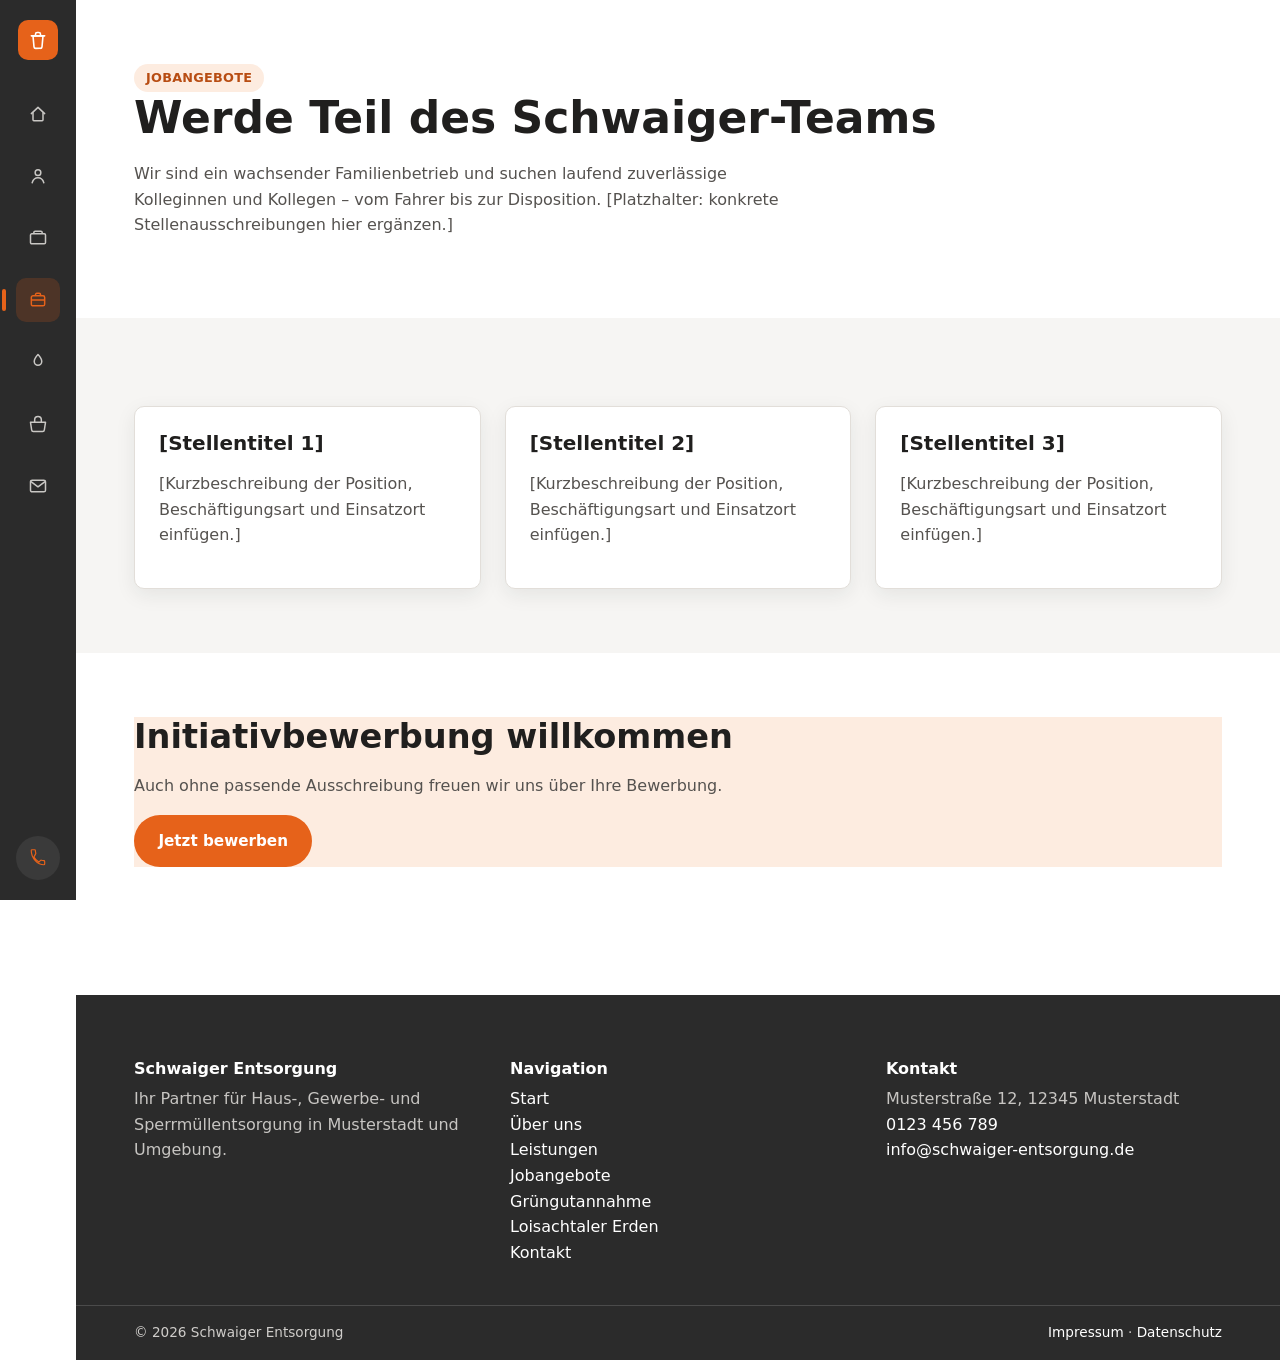
<file: jobangebote.html>
<!DOCTYPE html>
<html lang="de">
<head>
  <meta charset="UTF-8" />
  <meta name="viewport" content="width=device-width, initial-scale=1" />
  <title>Jobangebote – Schwaiger Entsorgung</title>
  <meta name="description" content="Offene Stellen bei Schwaiger Entsorgung – werden Sie Teil unseres Teams in Musterstadt." />

  <link rel="stylesheet" href="css/base.css" />
  <link rel="stylesheet" href="css/layout.css" />
  <link rel="stylesheet" href="css/components.css" />

</head>
<body>

  <div class="app-shell">
    <nav class="side-nav" data-nav data-open="false" aria-label="Hauptnavigation">
      <a class="side-nav__logo" href="index.html" aria-label="Schwaiger Entsorgung – Start">
        <svg width="20" height="20" viewBox="0 0 24 24" fill="none"><path d="M6 7h12l-1.2 13.2A2 2 0 0 1 14.8 22H9.2a2 2 0 0 1-2-1.8L6 7Z" stroke="#fff" stroke-width="1.9" stroke-linejoin="round"/><path d="M4 7h16M9 7V5a2 2 0 0 1 2-2h2a2 2 0 0 1 2 2v2" stroke="#fff" stroke-width="1.9" stroke-linecap="round"/></svg>
      </a>
      <button class="nav-toggle" type="button" data-nav-toggle aria-expanded="false" aria-controls="side-nav-list">
        <span class="visually-hidden">Menü öffnen</span>
        ☰
      </button>
      <ul class="side-nav__list" id="side-nav-list">
          <li><a href="index.html"><svg viewBox="0 0 24 24" fill="none"><path d="M4 11.5 12 4l8 7.5" stroke="currentColor" stroke-width="1.8" stroke-linecap="round" stroke-linejoin="round"/><path d="M6 10v9a1 1 0 0 0 1 1h10a1 1 0 0 0 1-1v-9" stroke="currentColor" stroke-width="1.8" stroke-linejoin="round"/></svg><span class="side-nav__tooltip">Start</span></a></li>
          <li><a href="ueber-uns.html"><svg viewBox="0 0 24 24" fill="none"><circle cx="12" cy="8" r="3.4" stroke="currentColor" stroke-width="1.8"/><path d="M5 20c1.2-4 4-6 7-6s5.8 2 7 6" stroke="currentColor" stroke-width="1.8" stroke-linecap="round"/></svg><span class="side-nav__tooltip">Über uns</span></a></li>
          <li><a href="leistungen.html"><svg viewBox="0 0 24 24" fill="none"><rect x="3" y="7" width="18" height="12" rx="1.5" stroke="currentColor" stroke-width="1.8"/><path d="M7 7V5.5A1.5 1.5 0 0 1 8.5 4h7A1.5 1.5 0 0 1 17 5.5V7" stroke="currentColor" stroke-width="1.8"/></svg><span class="side-nav__tooltip">Leistungen</span></a></li>
          <li><a href="jobangebote.html" aria-current="page"><svg viewBox="0 0 24 24" fill="none"><rect x="4" y="7" width="16" height="12" rx="2" stroke="currentColor" stroke-width="1.8"/><path d="M9 7V5.5A1.5 1.5 0 0 1 10.5 4h3A1.5 1.5 0 0 1 15 5.5V7" stroke="currentColor" stroke-width="1.8"/><path d="M4 12h16" stroke="currentColor" stroke-width="1.8"/></svg><span class="side-nav__tooltip">Jobangebote</span></a></li>
          <li><a href="gruengutannahme.html"><svg viewBox="0 0 24 24" fill="none"><path d="M12 3c3 3.2 4.5 6 4.5 8.5a4.5 4.5 0 1 1-9 0C7.5 9 9 6.2 12 3Z" stroke="currentColor" stroke-width="1.8" stroke-linejoin="round"/></svg><span class="side-nav__tooltip">Grüngutannahme</span></a></li>
          <li><a href="loisachtaler-erden.html"><svg viewBox="0 0 24 24" fill="none"><path d="M3 10h18l-1.4 9.2a2 2 0 0 1-2 1.8H6.4a2 2 0 0 1-2-1.8L3 10Z" stroke="currentColor" stroke-width="1.8" stroke-linejoin="round"/><path d="M8 10V7a4 4 0 0 1 8 0v3" stroke="currentColor" stroke-width="1.8"/></svg><span class="side-nav__tooltip">Loisachtaler Erden</span></a></li>
          <li><a href="kontakt.html"><svg viewBox="0 0 24 24" fill="none"><rect x="3" y="5" width="18" height="14" rx="2" stroke="currentColor" stroke-width="1.8"/><path d="m4 7 8 6 8-6" stroke="currentColor" stroke-width="1.8" stroke-linecap="round" stroke-linejoin="round"/></svg><span class="side-nav__tooltip">Kontakt</span></a></li>
      </ul>
      <div class="side-nav__bottom">
        <a class="side-nav__phone" href="tel:+491234567890" aria-label="Anrufen: 0123 456 789">
          <svg width="18" height="18" viewBox="0 0 24 24" fill="none"><path d="M6.6 10.8c1.4 2.8 3.8 5.2 6.6 6.6l2.2-2.2a1 1 0 0 1 1-.25c1.1.36 2.3.56 3.5.56a1 1 0 0 1 1 1V20a1 1 0 0 1-1 1C11.6 21 3 12.4 3 2a1 1 0 0 1 1-1h3.5a1 1 0 0 1 1 1c0 1.2.2 2.4.56 3.5a1 1 0 0 1-.25 1L6.6 10.8Z" stroke="currentColor" stroke-width="1.6" stroke-linejoin="round"/></svg>
        </a>
      </div>
    </nav>

    <div class="main-area">
      <main>
        <section>
          <div class="container">
            <span class="badge">Jobangebote</span>
            <h1>Werde Teil des Schwaiger-Teams</h1>
            <p style="max-width: 65ch;">
              Wir sind ein wachsender Familienbetrieb und suchen laufend zuverlässige
              Kolleginnen und Kollegen – vom Fahrer bis zur Disposition. [Platzhalter:
              konkrete Stellenausschreibungen hier ergänzen.]
            </p>
          </div>
        </section>

        <section class="alt">
          <div class="container">
            <div class="grid grid--3" style="margin-top: var(--space-3);">
              <div class="card">
                <h3>[Stellentitel 1]</h3>
                <p>[Kurzbeschreibung der Position, Beschäftigungsart und Einsatzort einfügen.]</p>
              </div>
              <div class="card">
                <h3>[Stellentitel 2]</h3>
                <p>[Kurzbeschreibung der Position, Beschäftigungsart und Einsatzort einfügen.]</p>
              </div>
              <div class="card">
                <h3>[Stellentitel 3]</h3>
                <p>[Kurzbeschreibung der Position, Beschäftigungsart und Einsatzort einfügen.]</p>
              </div>
            </div>
          </div>
        </section>

        <section>
          <div class="container">
            <div class="cta-band" style="background: var(--color-primary-light); color: var(--color-ink);">
              <div>
                <h2 style="color: var(--color-ink);">Initiativbewerbung willkommen</h2>
                <p style="color: var(--color-ink-soft);">Auch ohne passende Ausschreibung freuen wir uns über Ihre Bewerbung.</p>
              </div>
              <a class="btn btn--primary" href="kontakt.html">Jetzt bewerben</a>
            </div>
          </div>
        </section>
      </main>
      <footer class="site-footer">
        <div class="container site-footer__inner">
          <div>
            <h3>Schwaiger Entsorgung</h3>
            <p>Ihr Partner für Haus-, Gewerbe- und Sperrmüllentsorgung in Musterstadt und Umgebung.</p>
          </div>
          <div>
            <h3>Navigation</h3>
            <ul>
              <li><a href="index.html">Start</a></li>
              <li><a href="ueber-uns.html">Über uns</a></li>
              <li><a href="leistungen.html">Leistungen</a></li>
              <li><a href="jobangebote.html">Jobangebote</a></li>
              <li><a href="gruengutannahme.html">Grüngutannahme</a></li>
              <li><a href="loisachtaler-erden.html">Loisachtaler Erden</a></li>
              <li><a href="kontakt.html">Kontakt</a></li>
            </ul>
          </div>
          <div>
            <h3>Kontakt</h3>
            <ul>
              <li>Musterstraße 12, 12345 Musterstadt</li>
              <li><a href="tel:+491234567890">0123 456 789</a></li>
              <li><a href="mailto:info@schwaiger-entsorgung.de">info@schwaiger-entsorgung.de</a></li>
            </ul>
          </div>
        </div>
        <div class="site-footer__bottom">
          <div class="container">
            <span>© <span id="year">2026</span> Schwaiger Entsorgung</span>
            <span><a href="impressum.html">Impressum</a> · <a href="datenschutz.html">Datenschutz</a></span>
          </div>
        </div>
      </footer>
    </div>
  </div>

  <script src="js/nav.js" defer></script>
</body>
</html>
</file>
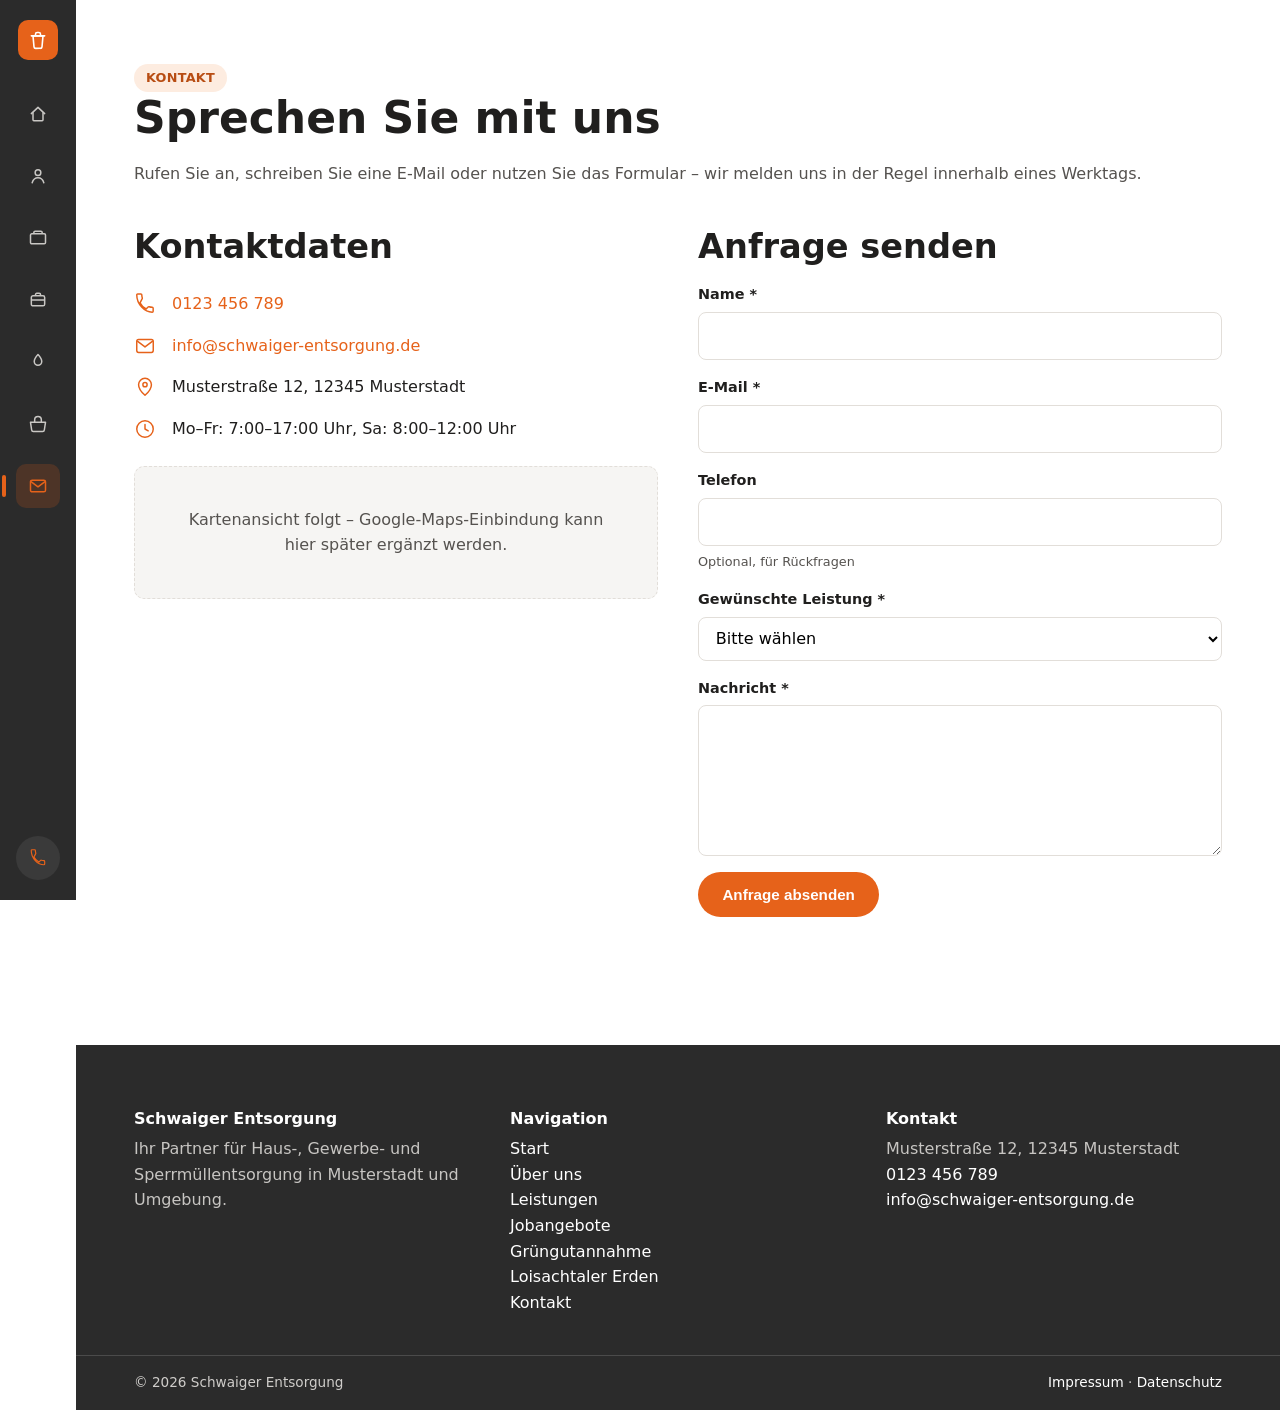
<file: kontakt.html>
<!DOCTYPE html>
<html lang="de">
<head>
  <meta charset="UTF-8" />
  <meta name="viewport" content="width=device-width, initial-scale=1" />
  <title>Kontakt – Schwaiger Entsorgung</title>
  <meta name="description" content="Kontaktieren Sie Schwaiger Entsorgung für ein unverbindliches Angebot – telefonisch, per E-Mail oder über das Kontaktformular." />

  <link rel="stylesheet" href="css/base.css" />
  <link rel="stylesheet" href="css/layout.css" />
  <link rel="stylesheet" href="css/components.css" />
  <link rel="stylesheet" href="css/pages/kontakt.css" />
</head>
<body>

  <div class="app-shell">
    <nav class="side-nav" data-nav data-open="false" aria-label="Hauptnavigation">
      <a class="side-nav__logo" href="index.html" aria-label="Schwaiger Entsorgung – Start">
        <svg width="20" height="20" viewBox="0 0 24 24" fill="none"><path d="M6 7h12l-1.2 13.2A2 2 0 0 1 14.8 22H9.2a2 2 0 0 1-2-1.8L6 7Z" stroke="#fff" stroke-width="1.9" stroke-linejoin="round"/><path d="M4 7h16M9 7V5a2 2 0 0 1 2-2h2a2 2 0 0 1 2 2v2" stroke="#fff" stroke-width="1.9" stroke-linecap="round"/></svg>
      </a>
      <button class="nav-toggle" type="button" data-nav-toggle aria-expanded="false" aria-controls="side-nav-list">
        <span class="visually-hidden">Menü öffnen</span>
        ☰
      </button>
      <ul class="side-nav__list" id="side-nav-list">
          <li><a href="index.html"><svg viewBox="0 0 24 24" fill="none"><path d="M4 11.5 12 4l8 7.5" stroke="currentColor" stroke-width="1.8" stroke-linecap="round" stroke-linejoin="round"/><path d="M6 10v9a1 1 0 0 0 1 1h10a1 1 0 0 0 1-1v-9" stroke="currentColor" stroke-width="1.8" stroke-linejoin="round"/></svg><span class="side-nav__tooltip">Start</span></a></li>
          <li><a href="ueber-uns.html"><svg viewBox="0 0 24 24" fill="none"><circle cx="12" cy="8" r="3.4" stroke="currentColor" stroke-width="1.8"/><path d="M5 20c1.2-4 4-6 7-6s5.8 2 7 6" stroke="currentColor" stroke-width="1.8" stroke-linecap="round"/></svg><span class="side-nav__tooltip">Über uns</span></a></li>
          <li><a href="leistungen.html"><svg viewBox="0 0 24 24" fill="none"><rect x="3" y="7" width="18" height="12" rx="1.5" stroke="currentColor" stroke-width="1.8"/><path d="M7 7V5.5A1.5 1.5 0 0 1 8.5 4h7A1.5 1.5 0 0 1 17 5.5V7" stroke="currentColor" stroke-width="1.8"/></svg><span class="side-nav__tooltip">Leistungen</span></a></li>
          <li><a href="jobangebote.html"><svg viewBox="0 0 24 24" fill="none"><rect x="4" y="7" width="16" height="12" rx="2" stroke="currentColor" stroke-width="1.8"/><path d="M9 7V5.5A1.5 1.5 0 0 1 10.5 4h3A1.5 1.5 0 0 1 15 5.5V7" stroke="currentColor" stroke-width="1.8"/><path d="M4 12h16" stroke="currentColor" stroke-width="1.8"/></svg><span class="side-nav__tooltip">Jobangebote</span></a></li>
          <li><a href="gruengutannahme.html"><svg viewBox="0 0 24 24" fill="none"><path d="M12 3c3 3.2 4.5 6 4.5 8.5a4.5 4.5 0 1 1-9 0C7.5 9 9 6.2 12 3Z" stroke="currentColor" stroke-width="1.8" stroke-linejoin="round"/></svg><span class="side-nav__tooltip">Grüngutannahme</span></a></li>
          <li><a href="loisachtaler-erden.html"><svg viewBox="0 0 24 24" fill="none"><path d="M3 10h18l-1.4 9.2a2 2 0 0 1-2 1.8H6.4a2 2 0 0 1-2-1.8L3 10Z" stroke="currentColor" stroke-width="1.8" stroke-linejoin="round"/><path d="M8 10V7a4 4 0 0 1 8 0v3" stroke="currentColor" stroke-width="1.8"/></svg><span class="side-nav__tooltip">Loisachtaler Erden</span></a></li>
          <li><a href="kontakt.html" aria-current="page"><svg viewBox="0 0 24 24" fill="none"><rect x="3" y="5" width="18" height="14" rx="2" stroke="currentColor" stroke-width="1.8"/><path d="m4 7 8 6 8-6" stroke="currentColor" stroke-width="1.8" stroke-linecap="round" stroke-linejoin="round"/></svg><span class="side-nav__tooltip">Kontakt</span></a></li>
      </ul>
      <div class="side-nav__bottom">
        <a class="side-nav__phone" href="tel:+491234567890" aria-label="Anrufen: 0123 456 789">
          <svg width="18" height="18" viewBox="0 0 24 24" fill="none"><path d="M6.6 10.8c1.4 2.8 3.8 5.2 6.6 6.6l2.2-2.2a1 1 0 0 1 1-.25c1.1.36 2.3.56 3.5.56a1 1 0 0 1 1 1V20a1 1 0 0 1-1 1C11.6 21 3 12.4 3 2a1 1 0 0 1 1-1h3.5a1 1 0 0 1 1 1c0 1.2.2 2.4.56 3.5a1 1 0 0 1-.25 1L6.6 10.8Z" stroke="currentColor" stroke-width="1.6" stroke-linejoin="round"/></svg>
        </a>
      </div>
    </nav>

    <div class="main-area">
      <main>
        <section>
          <div class="container">
            <span class="badge">Kontakt</span>
            <h1>Sprechen Sie mit uns</h1>
            <p>Rufen Sie an, schreiben Sie eine E-Mail oder nutzen Sie das Formular – wir melden uns in der Regel innerhalb eines Werktags.</p>

            <div class="contact-grid" style="margin-top: var(--space-4);">
              <div>
                <h2>Kontaktdaten</h2>
                <ul class="contact-info__list">
                  <li class="contact-info__item">
                    <svg viewBox="0 0 24 24" fill="none" aria-hidden="true"><path d="M6.6 10.8c1.4 2.8 3.8 5.2 6.6 6.6l2.2-2.2a1 1 0 0 1 1-.25c1.1.36 2.3.56 3.5.56a1 1 0 0 1 1 1V20a1 1 0 0 1-1 1C11.6 21 3 12.4 3 2a1 1 0 0 1 1-1h3.5a1 1 0 0 1 1 1c0 1.2.2 2.4.56 3.5a1 1 0 0 1-.25 1L6.6 10.8Z" stroke="currentColor" stroke-width="1.6" stroke-linejoin="round"/></svg>
                    <a href="tel:+491234567890">0123 456 789</a>
                  </li>
                  <li class="contact-info__item">
                    <svg viewBox="0 0 24 24" fill="none" aria-hidden="true"><rect x="3" y="5" width="18" height="14" rx="2" stroke="currentColor" stroke-width="1.6"/><path d="m4 7 8 6 8-6" stroke="currentColor" stroke-width="1.6" stroke-linecap="round" stroke-linejoin="round"/></svg>
                    <a href="mailto:info@schwaiger-entsorgung.de">info@schwaiger-entsorgung.de</a>
                  </li>
                  <li class="contact-info__item">
                    <svg viewBox="0 0 24 24" fill="none" aria-hidden="true"><path d="M12 21s7-6.1 7-11.5A7 7 0 0 0 5 9.5C5 14.9 12 21 12 21Z" stroke="currentColor" stroke-width="1.6" stroke-linejoin="round"/><circle cx="12" cy="9.5" r="2.3" stroke="currentColor" stroke-width="1.6"/></svg>
                    <span>Musterstraße 12, 12345 Musterstadt</span>
                  </li>
                  <li class="contact-info__item">
                    <svg viewBox="0 0 24 24" fill="none" aria-hidden="true"><circle cx="12" cy="12" r="9" stroke="currentColor" stroke-width="1.6"/><path d="M12 7v5l3.5 2" stroke="currentColor" stroke-width="1.6" stroke-linecap="round" stroke-linejoin="round"/></svg>
                    <span>Mo–Fr: 7:00–17:00 Uhr, Sa: 8:00–12:00 Uhr</span>
                  </li>
                </ul>

                <div class="map-placeholder">
                  Kartenansicht folgt – Google-Maps-Einbindung kann hier später ergänzt werden.
                </div>
              </div>

              <div>
                <h2>Anfrage senden</h2>
                <form data-contact-form novalidate>
                  <div class="field" data-field data-error="false">
                    <label for="name">Name *</label>
                    <input type="text" id="name" name="name" required />
                    <span class="field__error">Bitte geben Sie Ihren Namen an.</span>
                  </div>

                  <div class="field" data-field data-error="false">
                    <label for="email">E-Mail *</label>
                    <input type="email" id="email" name="email" required />
                    <span class="field__error">Bitte geben Sie eine gültige E-Mail-Adresse an.</span>
                  </div>

                  <div class="field" data-field data-error="false">
                    <label for="telefon">Telefon</label>
                    <input type="tel" id="telefon" name="telefon" />
                    <small>Optional, für Rückfragen</small>
                  </div>

                  <div class="field" data-field data-error="false">
                    <label for="leistung">Gewünschte Leistung *</label>
                    <select id="leistung" name="leistung" required>
                      <option value="">Bitte wählen</option>
                      <option value="hausmuell">Hausmüll / Gewerbeabfall</option>
                      <option value="sperrmuell">Sperrmüll / Entrümpelung</option>
                      <option value="container">Container-Service</option>
                      <option value="recycling">Recycling / Wertstoffe</option>
                      <option value="gruengut">Grüngutannahme</option>
                      <option value="erden">Loisachtaler Erden</option>
                      <option value="job">Jobangebote</option>
                      <option value="sonstiges">Sonstiges</option>
                    </select>
                    <span class="field__error">Bitte wählen Sie eine Leistung aus.</span>
                  </div>

                  <div class="field" data-field data-error="false">
                    <label for="nachricht">Nachricht *</label>
                    <textarea id="nachricht" name="nachricht" rows="5" required></textarea>
                    <span class="field__error">Bitte geben Sie eine kurze Nachricht ein.</span>
                  </div>

                  <button class="btn btn--primary" type="submit">Anfrage absenden</button>

                  <div class="form-status" data-form-status role="status" aria-live="polite"></div>
                </form>
              </div>
            </div>
          </div>
        </section>
      </main>
      <footer class="site-footer">
        <div class="container site-footer__inner">
          <div>
            <h3>Schwaiger Entsorgung</h3>
            <p>Ihr Partner für Haus-, Gewerbe- und Sperrmüllentsorgung in Musterstadt und Umgebung.</p>
          </div>
          <div>
            <h3>Navigation</h3>
            <ul>
              <li><a href="index.html">Start</a></li>
              <li><a href="ueber-uns.html">Über uns</a></li>
              <li><a href="leistungen.html">Leistungen</a></li>
              <li><a href="jobangebote.html">Jobangebote</a></li>
              <li><a href="gruengutannahme.html">Grüngutannahme</a></li>
              <li><a href="loisachtaler-erden.html">Loisachtaler Erden</a></li>
              <li><a href="kontakt.html">Kontakt</a></li>
            </ul>
          </div>
          <div>
            <h3>Kontakt</h3>
            <ul>
              <li>Musterstraße 12, 12345 Musterstadt</li>
              <li><a href="tel:+491234567890">0123 456 789</a></li>
              <li><a href="mailto:info@schwaiger-entsorgung.de">info@schwaiger-entsorgung.de</a></li>
            </ul>
          </div>
        </div>
        <div class="site-footer__bottom">
          <div class="container">
            <span>© <span id="year">2026</span> Schwaiger Entsorgung</span>
            <span><a href="impressum.html">Impressum</a> · <a href="datenschutz.html">Datenschutz</a></span>
          </div>
        </div>
      </footer>
    </div>
  </div>

  <script src="js/nav.js" defer></script>
</body>
</html>
</file>
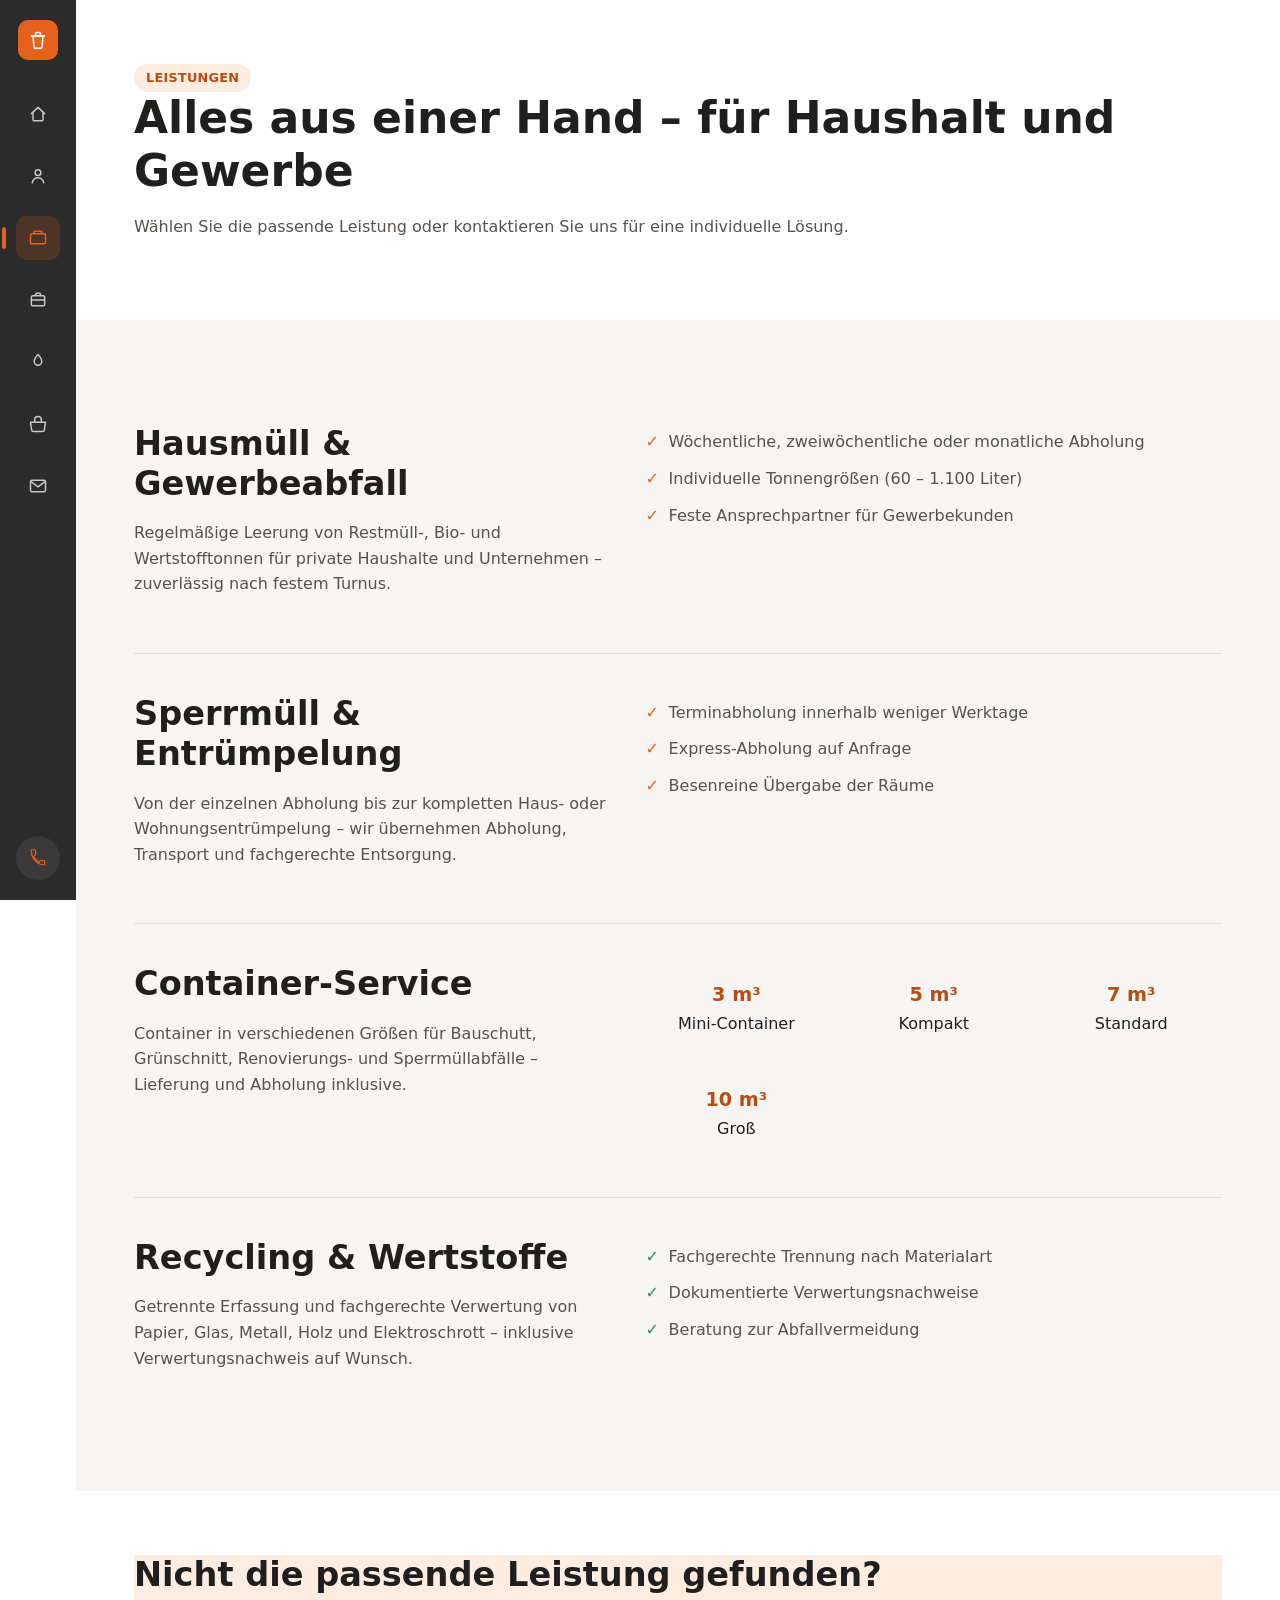
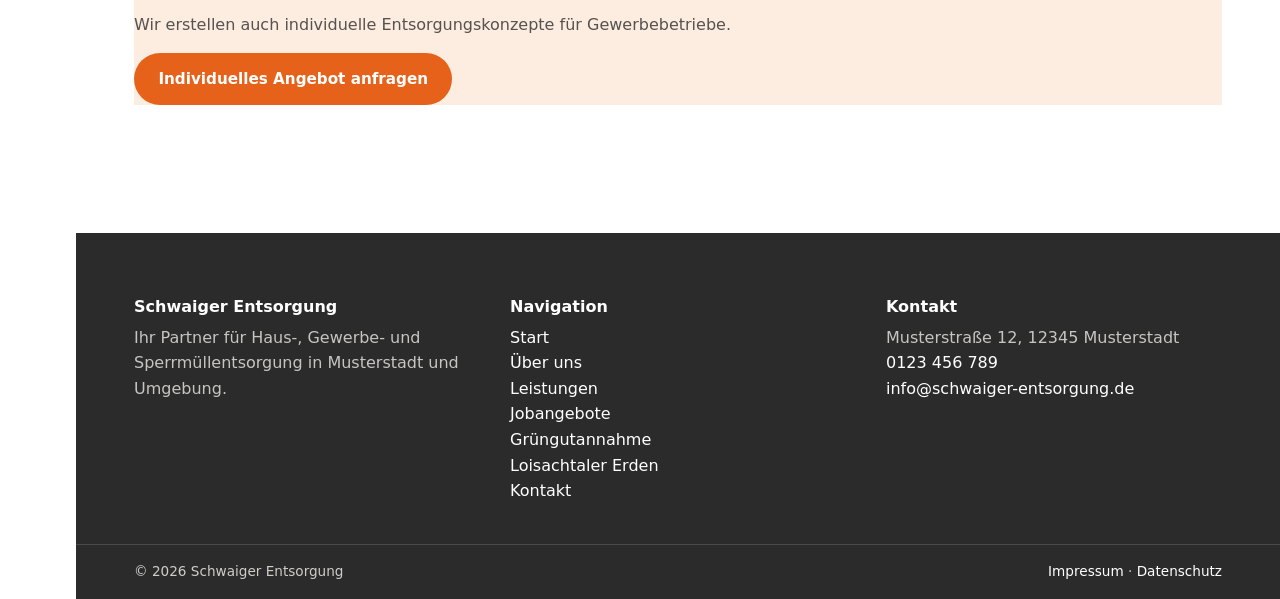
<file: leistungen.html>
<!DOCTYPE html>
<html lang="de">
<head>
  <meta charset="UTF-8" />
  <meta name="viewport" content="width=device-width, initial-scale=1" />
  <title>Leistungen – Schwaiger Entsorgung</title>
  <meta name="description" content="Hausmüll, Sperrmüll, Container-Service, Entrümpelung und Recycling: alle Leistungen von Schwaiger Entsorgung im Überblick." />

  <link rel="stylesheet" href="css/base.css" />
  <link rel="stylesheet" href="css/layout.css" />
  <link rel="stylesheet" href="css/components.css" />
  <link rel="stylesheet" href="css/pages/leistungen.css" />
</head>
<body>

  <div class="app-shell">
    <nav class="side-nav" data-nav data-open="false" aria-label="Hauptnavigation">
      <a class="side-nav__logo" href="index.html" aria-label="Schwaiger Entsorgung – Start">
        <svg width="20" height="20" viewBox="0 0 24 24" fill="none"><path d="M6 7h12l-1.2 13.2A2 2 0 0 1 14.8 22H9.2a2 2 0 0 1-2-1.8L6 7Z" stroke="#fff" stroke-width="1.9" stroke-linejoin="round"/><path d="M4 7h16M9 7V5a2 2 0 0 1 2-2h2a2 2 0 0 1 2 2v2" stroke="#fff" stroke-width="1.9" stroke-linecap="round"/></svg>
      </a>
      <button class="nav-toggle" type="button" data-nav-toggle aria-expanded="false" aria-controls="side-nav-list">
        <span class="visually-hidden">Menü öffnen</span>
        ☰
      </button>
      <ul class="side-nav__list" id="side-nav-list">
          <li><a href="index.html"><svg viewBox="0 0 24 24" fill="none"><path d="M4 11.5 12 4l8 7.5" stroke="currentColor" stroke-width="1.8" stroke-linecap="round" stroke-linejoin="round"/><path d="M6 10v9a1 1 0 0 0 1 1h10a1 1 0 0 0 1-1v-9" stroke="currentColor" stroke-width="1.8" stroke-linejoin="round"/></svg><span class="side-nav__tooltip">Start</span></a></li>
          <li><a href="ueber-uns.html"><svg viewBox="0 0 24 24" fill="none"><circle cx="12" cy="8" r="3.4" stroke="currentColor" stroke-width="1.8"/><path d="M5 20c1.2-4 4-6 7-6s5.8 2 7 6" stroke="currentColor" stroke-width="1.8" stroke-linecap="round"/></svg><span class="side-nav__tooltip">Über uns</span></a></li>
          <li><a href="leistungen.html" aria-current="page"><svg viewBox="0 0 24 24" fill="none"><rect x="3" y="7" width="18" height="12" rx="1.5" stroke="currentColor" stroke-width="1.8"/><path d="M7 7V5.5A1.5 1.5 0 0 1 8.5 4h7A1.5 1.5 0 0 1 17 5.5V7" stroke="currentColor" stroke-width="1.8"/></svg><span class="side-nav__tooltip">Leistungen</span></a></li>
          <li><a href="jobangebote.html"><svg viewBox="0 0 24 24" fill="none"><rect x="4" y="7" width="16" height="12" rx="2" stroke="currentColor" stroke-width="1.8"/><path d="M9 7V5.5A1.5 1.5 0 0 1 10.5 4h3A1.5 1.5 0 0 1 15 5.5V7" stroke="currentColor" stroke-width="1.8"/><path d="M4 12h16" stroke="currentColor" stroke-width="1.8"/></svg><span class="side-nav__tooltip">Jobangebote</span></a></li>
          <li><a href="gruengutannahme.html"><svg viewBox="0 0 24 24" fill="none"><path d="M12 3c3 3.2 4.5 6 4.5 8.5a4.5 4.5 0 1 1-9 0C7.5 9 9 6.2 12 3Z" stroke="currentColor" stroke-width="1.8" stroke-linejoin="round"/></svg><span class="side-nav__tooltip">Grüngutannahme</span></a></li>
          <li><a href="loisachtaler-erden.html"><svg viewBox="0 0 24 24" fill="none"><path d="M3 10h18l-1.4 9.2a2 2 0 0 1-2 1.8H6.4a2 2 0 0 1-2-1.8L3 10Z" stroke="currentColor" stroke-width="1.8" stroke-linejoin="round"/><path d="M8 10V7a4 4 0 0 1 8 0v3" stroke="currentColor" stroke-width="1.8"/></svg><span class="side-nav__tooltip">Loisachtaler Erden</span></a></li>
          <li><a href="kontakt.html"><svg viewBox="0 0 24 24" fill="none"><rect x="3" y="5" width="18" height="14" rx="2" stroke="currentColor" stroke-width="1.8"/><path d="m4 7 8 6 8-6" stroke="currentColor" stroke-width="1.8" stroke-linecap="round" stroke-linejoin="round"/></svg><span class="side-nav__tooltip">Kontakt</span></a></li>
      </ul>
      <div class="side-nav__bottom">
        <a class="side-nav__phone" href="tel:+491234567890" aria-label="Anrufen: 0123 456 789">
          <svg width="18" height="18" viewBox="0 0 24 24" fill="none"><path d="M6.6 10.8c1.4 2.8 3.8 5.2 6.6 6.6l2.2-2.2a1 1 0 0 1 1-.25c1.1.36 2.3.56 3.5.56a1 1 0 0 1 1 1V20a1 1 0 0 1-1 1C11.6 21 3 12.4 3 2a1 1 0 0 1 1-1h3.5a1 1 0 0 1 1 1c0 1.2.2 2.4.56 3.5a1 1 0 0 1-.25 1L6.6 10.8Z" stroke="currentColor" stroke-width="1.6" stroke-linejoin="round"/></svg>
        </a>
      </div>
    </nav>

    <div class="main-area">
      <main>
        <section>
          <div class="container">
            <span class="badge">Leistungen</span>
            <h1>Alles aus einer Hand – für Haushalt und Gewerbe</h1>
            <p>Wählen Sie die passende Leistung oder kontaktieren Sie uns für eine individuelle Lösung.</p>
          </div>
        </section>

        <section class="alt">
          <div class="container">
            <div class="service-detail">
              <div>
                <h2>Hausmüll &amp; Gewerbeabfall</h2>
                <p>Regelmäßige Leerung von Restmüll-, Bio- und Wertstofftonnen für private Haushalte und Unternehmen – zuverlässig nach festem Turnus.</p>
              </div>
              <ul class="service-detail__list">
                <li>Wöchentliche, zweiwöchentliche oder monatliche Abholung</li>
                <li>Individuelle Tonnengrößen (60 – 1.100 Liter)</li>
                <li>Feste Ansprechpartner für Gewerbekunden</li>
              </ul>
            </div>

            <div class="service-detail">
              <div>
                <h2>Sperrmüll &amp; Entrümpelung</h2>
                <p>Von der einzelnen Abholung bis zur kompletten Haus- oder Wohnungsentrümpelung – wir übernehmen Abholung, Transport und fachgerechte Entsorgung.</p>
              </div>
              <ul class="service-detail__list">
                <li>Terminabholung innerhalb weniger Werktage</li>
                <li>Express-Abholung auf Anfrage</li>
                <li>Besenreine Übergabe der Räume</li>
              </ul>
            </div>

            <div class="service-detail">
              <div>
                <h2>Container-Service</h2>
                <p>Container in verschiedenen Größen für Bauschutt, Grünschnitt, Renovierungs- und Sperrmüllabfälle – Lieferung und Abholung inklusive.</p>
              </div>
              <div>
                <ul class="container-sizes">
                  <li><strong>3 m³</strong>Mini-Container</li>
                  <li><strong>5 m³</strong>Kompakt</li>
                  <li><strong>7 m³</strong>Standard</li>
                  <li><strong>10 m³</strong>Groß</li>
                </ul>
              </div>
            </div>

            <div class="service-detail service-detail--eco">
              <div>
                <h2>Recycling &amp; Wertstoffe</h2>
                <p>Getrennte Erfassung und fachgerechte Verwertung von Papier, Glas, Metall, Holz und Elektroschrott – inklusive Verwertungsnachweis auf Wunsch.</p>
              </div>
              <ul class="service-detail__list">
                <li>Fachgerechte Trennung nach Materialart</li>
                <li>Dokumentierte Verwertungsnachweise</li>
                <li>Beratung zur Abfallvermeidung</li>
              </ul>
            </div>
          </div>
        </section>

        <section>
          <div class="container">
            <div class="cta-band" style="background: var(--color-primary-light); color: var(--color-ink);">
              <div>
                <h2 style="color: var(--color-ink);">Nicht die passende Leistung gefunden?</h2>
                <p style="color: var(--color-ink-soft);">Wir erstellen auch individuelle Entsorgungskonzepte für Gewerbebetriebe.</p>
              </div>
              <a class="btn btn--primary" href="kontakt.html">Individuelles Angebot anfragen</a>
            </div>
          </div>
        </section>
      </main>
      <footer class="site-footer">
        <div class="container site-footer__inner">
          <div>
            <h3>Schwaiger Entsorgung</h3>
            <p>Ihr Partner für Haus-, Gewerbe- und Sperrmüllentsorgung in Musterstadt und Umgebung.</p>
          </div>
          <div>
            <h3>Navigation</h3>
            <ul>
              <li><a href="index.html">Start</a></li>
              <li><a href="ueber-uns.html">Über uns</a></li>
              <li><a href="leistungen.html">Leistungen</a></li>
              <li><a href="jobangebote.html">Jobangebote</a></li>
              <li><a href="gruengutannahme.html">Grüngutannahme</a></li>
              <li><a href="loisachtaler-erden.html">Loisachtaler Erden</a></li>
              <li><a href="kontakt.html">Kontakt</a></li>
            </ul>
          </div>
          <div>
            <h3>Kontakt</h3>
            <ul>
              <li>Musterstraße 12, 12345 Musterstadt</li>
              <li><a href="tel:+491234567890">0123 456 789</a></li>
              <li><a href="mailto:info@schwaiger-entsorgung.de">info@schwaiger-entsorgung.de</a></li>
            </ul>
          </div>
        </div>
        <div class="site-footer__bottom">
          <div class="container">
            <span>© <span id="year">2026</span> Schwaiger Entsorgung</span>
            <span><a href="impressum.html">Impressum</a> · <a href="datenschutz.html">Datenschutz</a></span>
          </div>
        </div>
      </footer>
    </div>
  </div>

  <script src="js/nav.js" defer></script>
</body>
</html>
</file>
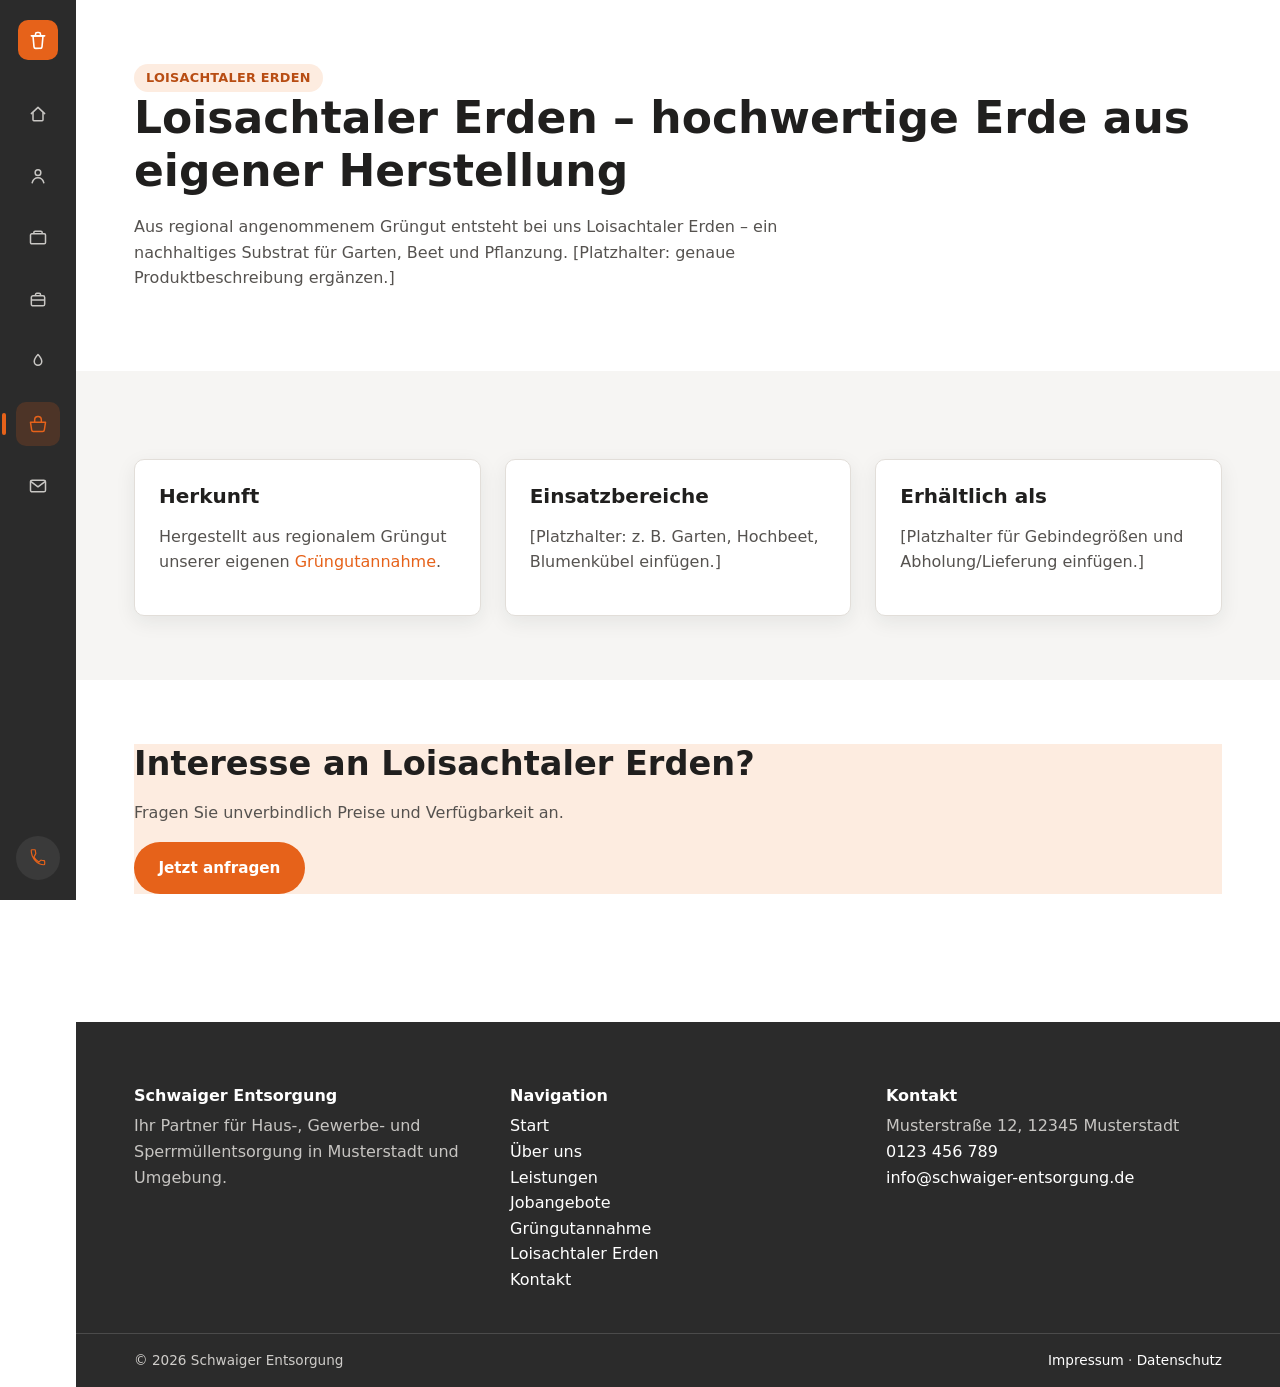
<file: loisachtaler-erden.html>
<!DOCTYPE html>
<html lang="de">
<head>
  <meta charset="UTF-8" />
  <meta name="viewport" content="width=device-width, initial-scale=1" />
  <title>Loisachtaler Erden – Schwaiger Entsorgung</title>
  <meta name="description" content="Loisachtaler Erden: hochwertiges Erden- und Substratprodukt von Schwaiger Entsorgung, hergestellt aus regionalem Grüngut." />

  <link rel="stylesheet" href="css/base.css" />
  <link rel="stylesheet" href="css/layout.css" />
  <link rel="stylesheet" href="css/components.css" />

</head>
<body>

  <div class="app-shell">
    <nav class="side-nav" data-nav data-open="false" aria-label="Hauptnavigation">
      <a class="side-nav__logo" href="index.html" aria-label="Schwaiger Entsorgung – Start">
        <svg width="20" height="20" viewBox="0 0 24 24" fill="none"><path d="M6 7h12l-1.2 13.2A2 2 0 0 1 14.8 22H9.2a2 2 0 0 1-2-1.8L6 7Z" stroke="#fff" stroke-width="1.9" stroke-linejoin="round"/><path d="M4 7h16M9 7V5a2 2 0 0 1 2-2h2a2 2 0 0 1 2 2v2" stroke="#fff" stroke-width="1.9" stroke-linecap="round"/></svg>
      </a>
      <button class="nav-toggle" type="button" data-nav-toggle aria-expanded="false" aria-controls="side-nav-list">
        <span class="visually-hidden">Menü öffnen</span>
        ☰
      </button>
      <ul class="side-nav__list" id="side-nav-list">
          <li><a href="index.html"><svg viewBox="0 0 24 24" fill="none"><path d="M4 11.5 12 4l8 7.5" stroke="currentColor" stroke-width="1.8" stroke-linecap="round" stroke-linejoin="round"/><path d="M6 10v9a1 1 0 0 0 1 1h10a1 1 0 0 0 1-1v-9" stroke="currentColor" stroke-width="1.8" stroke-linejoin="round"/></svg><span class="side-nav__tooltip">Start</span></a></li>
          <li><a href="ueber-uns.html"><svg viewBox="0 0 24 24" fill="none"><circle cx="12" cy="8" r="3.4" stroke="currentColor" stroke-width="1.8"/><path d="M5 20c1.2-4 4-6 7-6s5.8 2 7 6" stroke="currentColor" stroke-width="1.8" stroke-linecap="round"/></svg><span class="side-nav__tooltip">Über uns</span></a></li>
          <li><a href="leistungen.html"><svg viewBox="0 0 24 24" fill="none"><rect x="3" y="7" width="18" height="12" rx="1.5" stroke="currentColor" stroke-width="1.8"/><path d="M7 7V5.5A1.5 1.5 0 0 1 8.5 4h7A1.5 1.5 0 0 1 17 5.5V7" stroke="currentColor" stroke-width="1.8"/></svg><span class="side-nav__tooltip">Leistungen</span></a></li>
          <li><a href="jobangebote.html"><svg viewBox="0 0 24 24" fill="none"><rect x="4" y="7" width="16" height="12" rx="2" stroke="currentColor" stroke-width="1.8"/><path d="M9 7V5.5A1.5 1.5 0 0 1 10.5 4h3A1.5 1.5 0 0 1 15 5.5V7" stroke="currentColor" stroke-width="1.8"/><path d="M4 12h16" stroke="currentColor" stroke-width="1.8"/></svg><span class="side-nav__tooltip">Jobangebote</span></a></li>
          <li><a href="gruengutannahme.html"><svg viewBox="0 0 24 24" fill="none"><path d="M12 3c3 3.2 4.5 6 4.5 8.5a4.5 4.5 0 1 1-9 0C7.5 9 9 6.2 12 3Z" stroke="currentColor" stroke-width="1.8" stroke-linejoin="round"/></svg><span class="side-nav__tooltip">Grüngutannahme</span></a></li>
          <li><a href="loisachtaler-erden.html" aria-current="page"><svg viewBox="0 0 24 24" fill="none"><path d="M3 10h18l-1.4 9.2a2 2 0 0 1-2 1.8H6.4a2 2 0 0 1-2-1.8L3 10Z" stroke="currentColor" stroke-width="1.8" stroke-linejoin="round"/><path d="M8 10V7a4 4 0 0 1 8 0v3" stroke="currentColor" stroke-width="1.8"/></svg><span class="side-nav__tooltip">Loisachtaler Erden</span></a></li>
          <li><a href="kontakt.html"><svg viewBox="0 0 24 24" fill="none"><rect x="3" y="5" width="18" height="14" rx="2" stroke="currentColor" stroke-width="1.8"/><path d="m4 7 8 6 8-6" stroke="currentColor" stroke-width="1.8" stroke-linecap="round" stroke-linejoin="round"/></svg><span class="side-nav__tooltip">Kontakt</span></a></li>
      </ul>
      <div class="side-nav__bottom">
        <a class="side-nav__phone" href="tel:+491234567890" aria-label="Anrufen: 0123 456 789">
          <svg width="18" height="18" viewBox="0 0 24 24" fill="none"><path d="M6.6 10.8c1.4 2.8 3.8 5.2 6.6 6.6l2.2-2.2a1 1 0 0 1 1-.25c1.1.36 2.3.56 3.5.56a1 1 0 0 1 1 1V20a1 1 0 0 1-1 1C11.6 21 3 12.4 3 2a1 1 0 0 1 1-1h3.5a1 1 0 0 1 1 1c0 1.2.2 2.4.56 3.5a1 1 0 0 1-.25 1L6.6 10.8Z" stroke="currentColor" stroke-width="1.6" stroke-linejoin="round"/></svg>
        </a>
      </div>
    </nav>

    <div class="main-area">
      <main>
        <section>
          <div class="container">
            <span class="badge">Loisachtaler Erden</span>
            <h1>Loisachtaler Erden – hochwertige Erde aus eigener Herstellung</h1>
            <p style="max-width: 65ch;">
              Aus regional angenommenem Grüngut entsteht bei uns Loisachtaler Erden –
              ein nachhaltiges Substrat für Garten, Beet und Pflanzung. [Platzhalter:
              genaue Produktbeschreibung ergänzen.]
            </p>
          </div>
        </section>

        <section class="alt">
          <div class="container">
            <div class="grid grid--3" style="margin-top: var(--space-3);">
              <div class="card">
                <h3>Herkunft</h3>
                <p>Hergestellt aus regionalem Grüngut unserer eigenen <a href="gruengutannahme.html">Grüngutannahme</a>.</p>
              </div>
              <div class="card">
                <h3>Einsatzbereiche</h3>
                <p>[Platzhalter: z. B. Garten, Hochbeet, Blumenkübel einfügen.]</p>
              </div>
              <div class="card">
                <h3>Erhältlich als</h3>
                <p>[Platzhalter für Gebindegrößen und Abholung/Lieferung einfügen.]</p>
              </div>
            </div>
          </div>
        </section>

        <section>
          <div class="container">
            <div class="cta-band" style="background: var(--color-primary-light); color: var(--color-ink);">
              <div>
                <h2 style="color: var(--color-ink);">Interesse an Loisachtaler Erden?</h2>
                <p style="color: var(--color-ink-soft);">Fragen Sie unverbindlich Preise und Verfügbarkeit an.</p>
              </div>
              <a class="btn btn--primary" href="kontakt.html">Jetzt anfragen</a>
            </div>
          </div>
        </section>
      </main>
      <footer class="site-footer">
        <div class="container site-footer__inner">
          <div>
            <h3>Schwaiger Entsorgung</h3>
            <p>Ihr Partner für Haus-, Gewerbe- und Sperrmüllentsorgung in Musterstadt und Umgebung.</p>
          </div>
          <div>
            <h3>Navigation</h3>
            <ul>
              <li><a href="index.html">Start</a></li>
              <li><a href="ueber-uns.html">Über uns</a></li>
              <li><a href="leistungen.html">Leistungen</a></li>
              <li><a href="jobangebote.html">Jobangebote</a></li>
              <li><a href="gruengutannahme.html">Grüngutannahme</a></li>
              <li><a href="loisachtaler-erden.html">Loisachtaler Erden</a></li>
              <li><a href="kontakt.html">Kontakt</a></li>
            </ul>
          </div>
          <div>
            <h3>Kontakt</h3>
            <ul>
              <li>Musterstraße 12, 12345 Musterstadt</li>
              <li><a href="tel:+491234567890">0123 456 789</a></li>
              <li><a href="mailto:info@schwaiger-entsorgung.de">info@schwaiger-entsorgung.de</a></li>
            </ul>
          </div>
        </div>
        <div class="site-footer__bottom">
          <div class="container">
            <span>© <span id="year">2026</span> Schwaiger Entsorgung</span>
            <span><a href="impressum.html">Impressum</a> · <a href="datenschutz.html">Datenschutz</a></span>
          </div>
        </div>
      </footer>
    </div>
  </div>

  <script src="js/nav.js" defer></script>
</body>
</html>
</file>
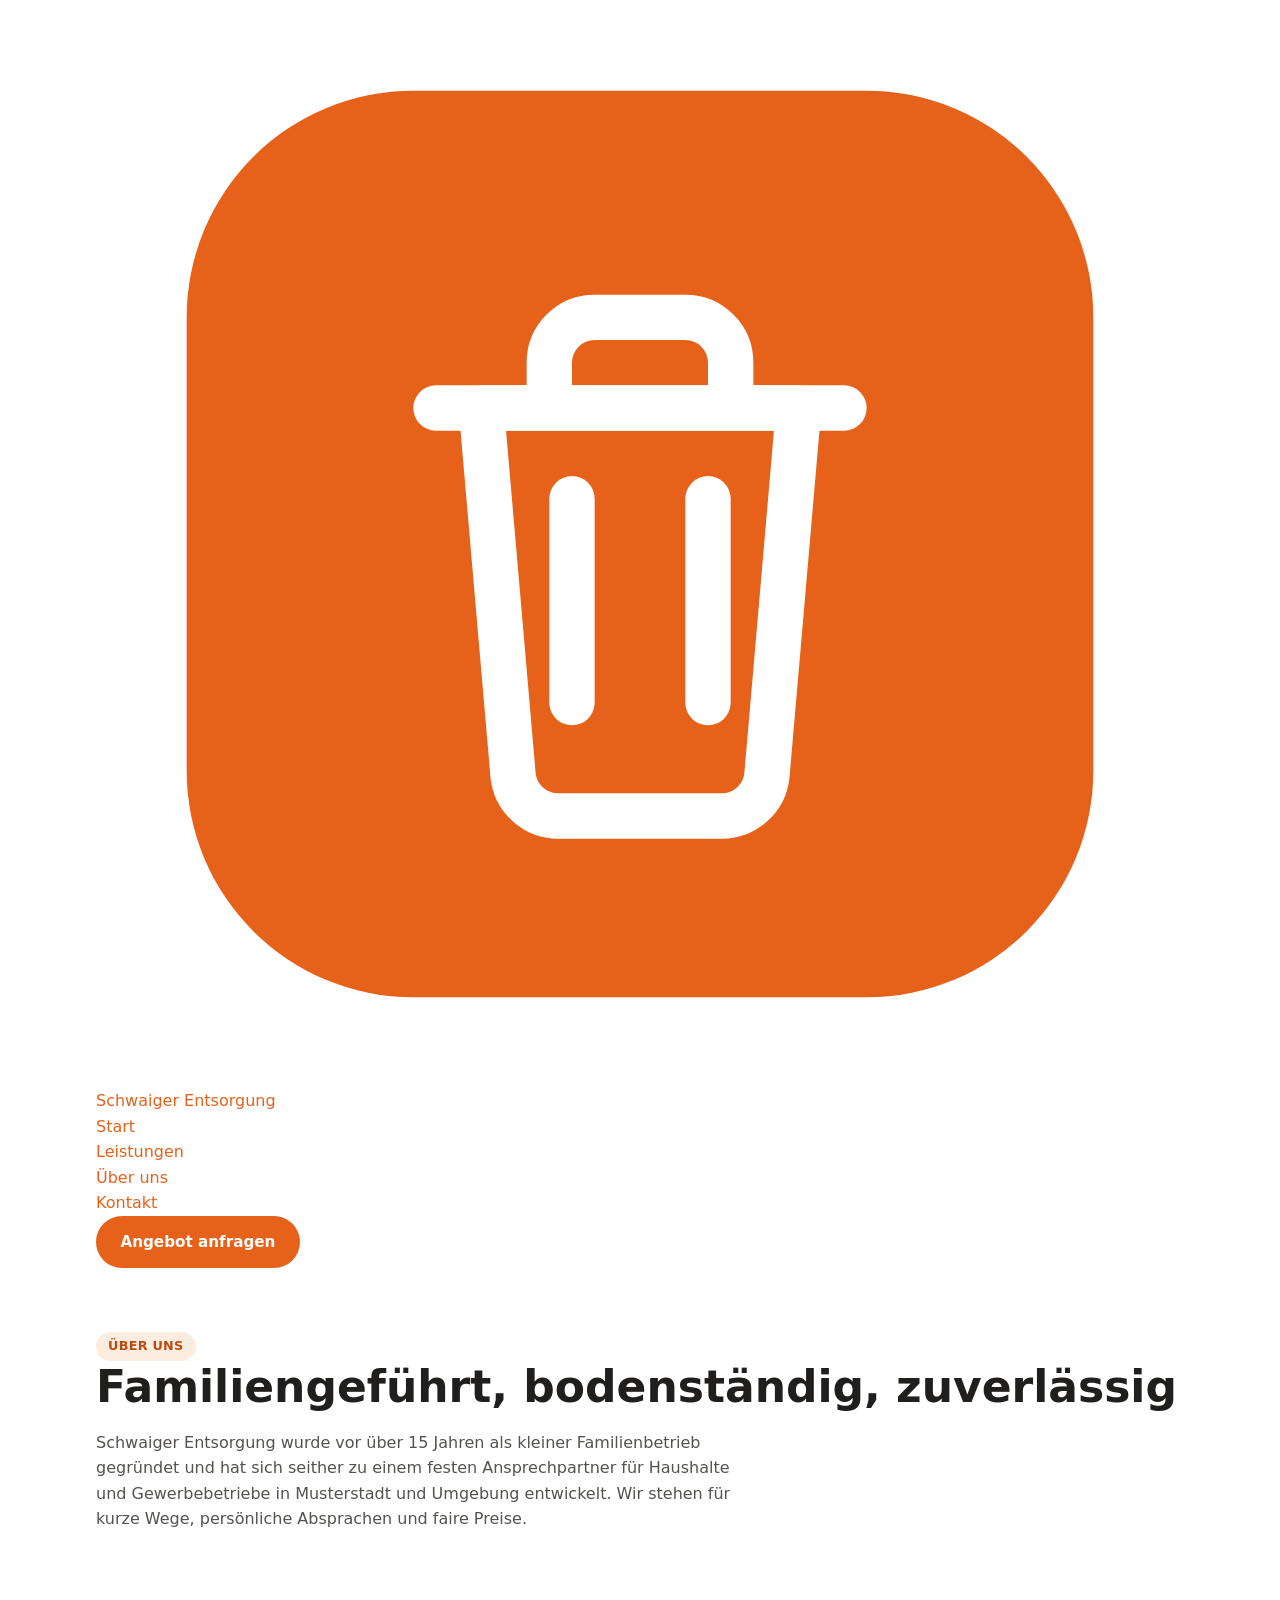
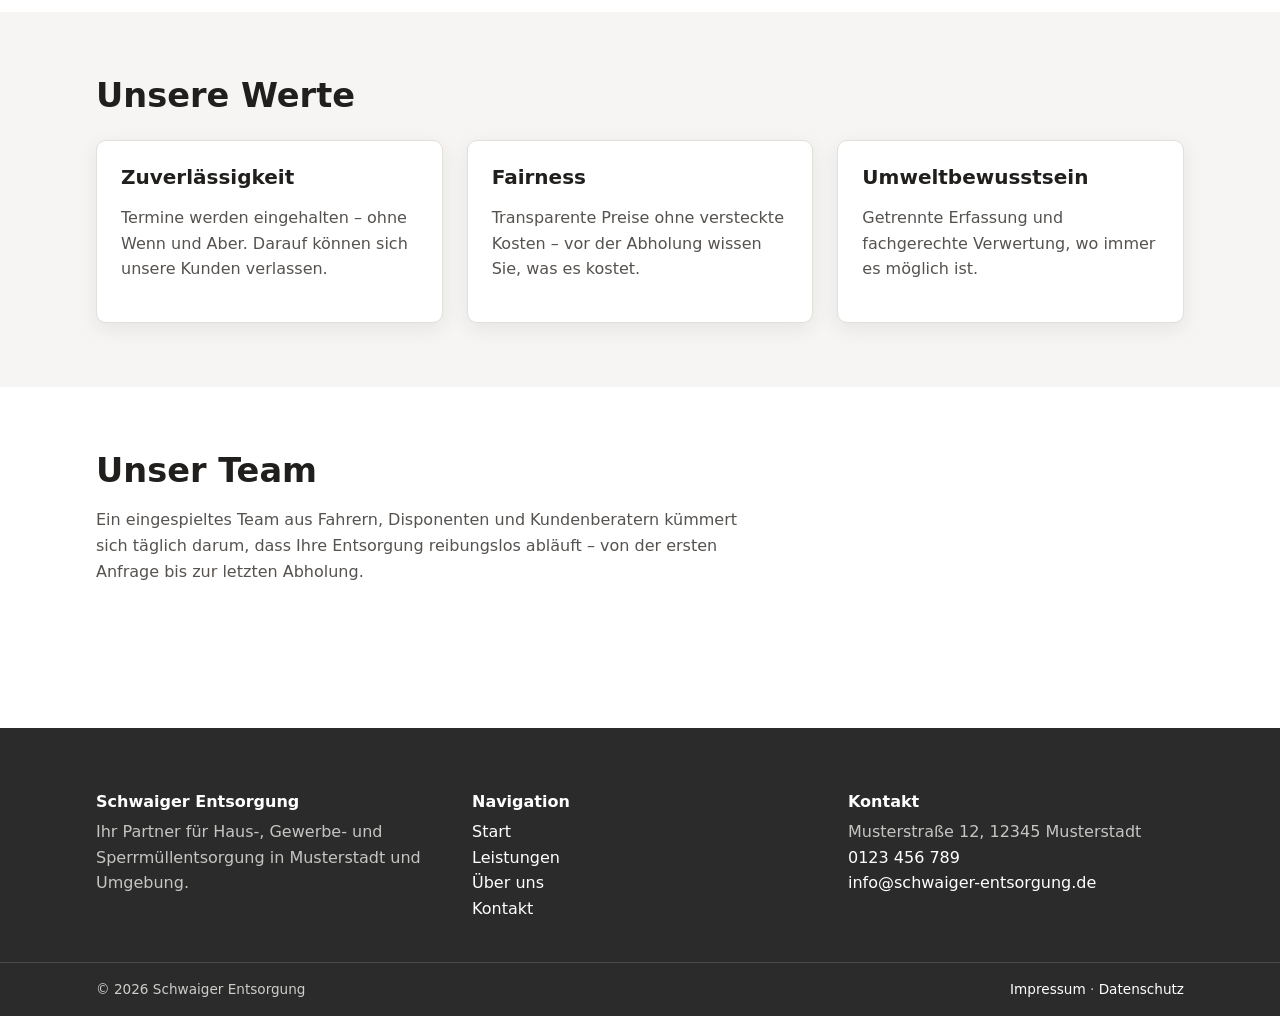
<file: ueber-uns.html>
<!DOCTYPE html>
<html lang="de">
<head>
  <meta charset="UTF-8" />
  <meta name="viewport" content="width=device-width, initial-scale=1" />
  <title>Über uns – Schwaiger Entsorgung</title>
  <meta name="description" content="Schwaiger Entsorgung: familiengeführtes Entsorgungsunternehmen in Musterstadt mit über 15 Jahren Erfahrung." />

  <link rel="stylesheet" href="css/base.css" />
  <link rel="stylesheet" href="css/layout.css" />
  <link rel="stylesheet" href="css/components.css" />
</head>
<body>

  <header class="site-header">
    <div class="container site-header__inner">
      <a class="brand" href="index.html">
        <svg class="brand__mark" viewBox="0 0 48 48" fill="none" xmlns="http://www.w3.org/2000/svg" aria-hidden="true">
          <rect x="4" y="4" width="40" height="40" rx="10" fill="#e6621a"/>
          <path d="M17 18h14l-1.4 16.2a2 2 0 0 1-2 1.8H20.4a2 2 0 0 1-2-1.8L17 18Z" stroke="#fff" stroke-width="2" stroke-linejoin="round"/>
          <path d="M15 18h18M20 18v-2a2 2 0 0 1 2-2h4a2 2 0 0 1 2 2v2" stroke="#fff" stroke-width="2" stroke-linecap="round" stroke-linejoin="round"/>
          <path d="M21 22v9M27 22v9" stroke="#fff" stroke-width="2" stroke-linecap="round"/>
        </svg>
        Schwaiger Entsorgung
      </a>

      <nav class="main-nav" data-nav data-open="false" aria-label="Hauptnavigation">
        <button class="nav-toggle" type="button" data-nav-toggle aria-expanded="false" aria-controls="main-nav-list">
          <span class="visually-hidden">Menü öffnen</span>
          ☰
        </button>
        <ul class="main-nav__list" id="main-nav-list">
          <li><a href="index.html">Start</a></li>
          <li><a href="leistungen.html">Leistungen</a></li>
          <li><a href="ueber-uns.html" aria-current="page">Über uns</a></li>
          <li><a href="kontakt.html">Kontakt</a></li>
        </ul>
        <a class="btn btn--primary main-nav__cta" href="kontakt.html">Angebot anfragen</a>
      </nav>
    </div>
  </header>

  <main>
    <section>
      <div class="container">
        <span class="badge">Über uns</span>
        <h1>Familiengeführt, bodenständig, zuverlässig</h1>
        <p style="max-width: 65ch;">
          Schwaiger Entsorgung wurde vor über 15 Jahren als kleiner Familienbetrieb
          gegründet und hat sich seither zu einem festen Ansprechpartner für
          Haushalte und Gewerbebetriebe in Musterstadt und Umgebung entwickelt.
          Wir stehen für kurze Wege, persönliche Absprachen und faire Preise.
        </p>
      </div>
    </section>

    <section class="alt">
      <div class="container">
        <h2>Unsere Werte</h2>
        <div class="grid grid--3" style="margin-top: var(--space-3);">
          <div class="card">
            <h3>Zuverlässigkeit</h3>
            <p>Termine werden eingehalten – ohne Wenn und Aber. Darauf können sich unsere Kunden verlassen.</p>
          </div>
          <div class="card">
            <h3>Fairness</h3>
            <p>Transparente Preise ohne versteckte Kosten – vor der Abholung wissen Sie, was es kostet.</p>
          </div>
          <div class="card">
            <h3>Umweltbewusstsein</h3>
            <p>Getrennte Erfassung und fachgerechte Verwertung, wo immer es möglich ist.</p>
          </div>
        </div>
      </div>
    </section>

    <section>
      <div class="container">
        <h2>Unser Team</h2>
        <p style="max-width: 65ch;">
          Ein eingespieltes Team aus Fahrern, Disponenten und Kundenberatern kümmert
          sich täglich darum, dass Ihre Entsorgung reibungslos abläuft – von der
          ersten Anfrage bis zur letzten Abholung.
        </p>
      </div>
    </section>
  </main>

  <footer class="site-footer">
    <div class="container site-footer__inner">
      <div>
        <h3>Schwaiger Entsorgung</h3>
        <p>Ihr Partner für Haus-, Gewerbe- und Sperrmüllentsorgung in Musterstadt und Umgebung.</p>
      </div>
      <div>
        <h3>Navigation</h3>
        <ul>
          <li><a href="index.html">Start</a></li>
          <li><a href="leistungen.html">Leistungen</a></li>
          <li><a href="ueber-uns.html">Über uns</a></li>
          <li><a href="kontakt.html">Kontakt</a></li>
        </ul>
      </div>
      <div>
        <h3>Kontakt</h3>
        <ul>
          <li>Musterstraße 12, 12345 Musterstadt</li>
          <li><a href="tel:+491234567890">0123 456 789</a></li>
          <li><a href="mailto:info@schwaiger-entsorgung.de">info@schwaiger-entsorgung.de</a></li>
        </ul>
      </div>
    </div>
    <div class="site-footer__bottom">
      <div class="container">
        <span>© <span id="year">2026</span> Schwaiger Entsorgung</span>
        <span><a href="impressum.html">Impressum</a> · <a href="datenschutz.html">Datenschutz</a></span>
      </div>
    </div>
  </footer>

  <script src="js/nav.js" defer></script>
</body>
</html>
</file>
<file: css/base.css>
/*
  base.css
  Grundlagen: CSS-Variablen, Reset, Typografie.
  Wird auf JEDER Seite geladen. Kennt keine anderen Module.
*/

:root {
  /* Farben */
  --color-primary: #e6621a;      /* Signal-Orange – Entsorgung/Container */
  --color-primary-dark: #b84d13; /* dunkleres Orange – Hover-Zustände */
  --color-primary-light: #fdece0;
  --color-dark: #2b2b2b;         /* Graphit/Anthrazit – zweite Markenfarbe */
  --color-eco: #2f8f5b;          /* Grün – bewusst nur für Recycling-Akzente */
  --color-eco-light: #e8f3ec;
  --color-ink: #201f1e;
  --color-ink-soft: #55524f;
  --color-bg: #ffffff;
  --color-bg-alt: #f6f5f3;
  --color-border: #e2ded9;
  --color-danger: #b3261e;

  /* Typografie */
  --font-base: "Segoe UI", system-ui, -apple-system, "Helvetica Neue", Arial, sans-serif;
  --font-size-base: 1rem;
  --line-height-base: 1.6;

  /* Abstände */
  --space-1: 0.5rem;
  --space-2: 1rem;
  --space-3: 1.5rem;
  --space-4: 2.5rem;
  --space-5: 4rem;

  /* Sonstiges */
  --radius: 10px;
  --shadow: 0 6px 20px rgba(28, 36, 34, 0.08);
  --max-width: 1120px;
}

*,
*::before,
*::after {
  box-sizing: border-box;
}

html {
  scroll-behavior: smooth;
}

body {
  margin: 0;
  font-family: var(--font-base);
  font-size: var(--font-size-base);
  line-height: var(--line-height-base);
  color: var(--color-ink);
  background: var(--color-bg);
}

img,
svg {
  max-width: 100%;
  display: block;
}

h1, h2, h3, h4 {
  line-height: 1.2;
  margin: 0 0 var(--space-2);
  color: var(--color-ink);
}

h1 { font-size: clamp(2rem, 4vw, 2.75rem); }
h2 { font-size: clamp(1.5rem, 3vw, 2.1rem); }
h3 { font-size: 1.25rem; }

p {
  margin: 0 0 var(--space-2);
  color: var(--color-ink-soft);
}

a {
  color: var(--color-primary);
  text-decoration: none;
}

a:hover,
a:focus-visible {
  text-decoration: underline;
}

ul {
  margin: 0;
  padding: 0;
  list-style: none;
}

.container {
  width: 100%;
  max-width: var(--max-width);
  margin-inline: auto;
  padding-inline: var(--space-2);
}

.visually-hidden {
  position: absolute;
  width: 1px;
  height: 1px;
  overflow: hidden;
  clip: rect(0 0 0 0);
  white-space: nowrap;
}

:focus-visible {
  outline: 3px solid var(--color-accent);
  outline-offset: 2px;
}
</file>
<file: css/layout.css>
/*
  layout.css
  App-Shell, linke Sidebar-Navigation, Footer, Grundraster.
  Setzt nur base.css voraus (CSS-Variablen). Kennt keine components/pages.
*/

.app-shell {
  display: flex;
  min-height: 100vh;
}

.main-area {
  flex: 1;
  min-width: 0;
  display: flex;
  flex-direction: column;
}

/* ---------- Sidebar (Desktop: schmale Icon-Leiste links) ---------- */

.side-nav {
  width: 76px;
  min-width: 76px;
  flex-shrink: 0;
  background: var(--color-dark);
  display: flex;
  flex-direction: column;
  align-items: center;
  padding: 20px 0;
  gap: 4px;
  position: sticky;
  top: 0;
  height: 100vh;
  z-index: 50;
}

.side-nav__logo {
  width: 40px;
  height: 40px;
  border-radius: 10px;
  background: var(--color-primary);
  display: flex;
  align-items: center;
  justify-content: center;
  flex-shrink: 0;
  margin-bottom: 28px;
}

.side-nav__list {
  display: flex;
  flex-direction: column;
  align-items: center;
  gap: 18px;
  flex: 1;
}

.side-nav__list a {
  position: relative;
  display: flex;
  align-items: center;
  justify-content: center;
  width: 44px;
  height: 44px;
  border-radius: 10px;
  color: #c9c7c4;
}

.side-nav__list a:hover,
.side-nav__list a:focus-visible {
  background: rgba(255, 255, 255, 0.08);
  color: #ffffff;
  text-decoration: none;
}

.side-nav__list svg {
  width: 20px;
  height: 20px;
  flex-shrink: 0;
}

.side-nav__list a[aria-current="page"] {
  background: rgba(230, 98, 26, 0.18);
  color: var(--color-primary);
}

.side-nav__list a[aria-current="page"]::before {
  content: "";
  position: absolute;
  left: -14px;
  top: 50%;
  transform: translateY(-50%);
  width: 4px;
  height: 22px;
  border-radius: 2px;
  background: var(--color-primary);
}

.side-nav__tooltip {
  position: absolute;
  left: 56px;
  top: 50%;
  transform: translateY(-50%) translateX(-6px);
  background: #1a1a1a;
  color: #ffffff;
  font-size: 0.8rem;
  font-weight: 600;
  padding: 6px 10px;
  border-radius: 6px;
  white-space: nowrap;
  opacity: 0;
  pointer-events: none;
  transition: opacity 0.15s ease, transform 0.15s ease;
}

.side-nav__list a:hover .side-nav__tooltip,
.side-nav__list a:focus-visible .side-nav__tooltip {
  opacity: 1;
  transform: translateY(-50%) translateX(0);
}

.side-nav__bottom {
  margin-top: auto;
  flex-shrink: 0;
}

.side-nav__phone {
  width: 44px;
  height: 44px;
  border-radius: 50%;
  background: #3a3a3a;
  display: flex;
  align-items: center;
  justify-content: center;
  color: var(--color-primary);
}

.nav-toggle {
  display: none;
  background: none;
  border: none;
  color: #ffffff;
  padding: 0.4rem;
  cursor: pointer;
}

/* ---------- Mobile: obere Leiste + ausklappbares Menü ---------- */

@media (max-width: 900px) {
  .app-shell {
    flex-direction: column;
  }

  .side-nav {
    width: 100%;
    min-width: 0;
    height: auto;
    flex-direction: row;
    align-items: center;
    justify-content: space-between;
    padding: 12px 16px;
    position: sticky;
    top: 0;
  }

  .side-nav__logo {
    margin-bottom: 0;
  }

  .nav-toggle {
    display: inline-flex;
  }

  .side-nav__list {
    position: absolute;
    inset-inline: 0;
    top: 100%;
    flex-direction: column;
    align-items: stretch;
    background: var(--color-dark);
    padding: var(--space-2);
    gap: 2px;
    display: none;
    max-height: calc(100vh - 64px);
    overflow-y: auto;
  }

  .side-nav[data-open="true"] .side-nav__list {
    display: flex;
  }

  .side-nav__list a {
    width: 100%;
    height: auto;
    justify-content: flex-start;
    gap: 14px;
    padding: 12px 14px;
  }

  .side-nav__list a[aria-current="page"]::before {
    display: none;
  }

  .side-nav__tooltip {
    position: static;
    opacity: 1;
    transform: none;
    background: transparent;
    color: inherit;
    padding: 0;
    font-size: 0.95rem;
    font-weight: 600;
  }

  .side-nav__bottom {
    display: none;
  }
}

/* ---------- Footer ---------- */

.site-footer {
  background: var(--color-dark);
  color: #f3f2f1;
  margin-top: var(--space-5);
}

.site-footer a {
  color: #ffffff;
}

.site-footer a:hover,
.site-footer a:focus-visible {
  color: var(--color-primary);
}

.site-footer p,
.site-footer li {
  color: #c7c5c2;
}

.site-footer__inner {
  display: grid;
  grid-template-columns: repeat(auto-fit, minmax(200px, 1fr));
  gap: var(--space-4);
  padding-block: var(--space-5) var(--space-4);
}

.site-footer h3 {
  color: #ffffff;
  font-size: 1rem;
  margin-bottom: var(--space-1);
}

.site-footer__bottom {
  border-top: 1px solid rgba(255, 255, 255, 0.15);
  padding-block: var(--space-2);
  font-size: 0.85rem;
  text-align: center;
  color: #cfcdca;
}

.site-footer__bottom .container {
  display: flex;
  flex-wrap: wrap;
  gap: var(--space-2);
  justify-content: space-between;
}

section {
  padding-block: var(--space-5);
}

section.alt {
  background: var(--color-bg-alt);
}
</file>
<file: css/components.css>
/*
  components.css
  Wiederverwendbare Bausteine: Buttons, Cards, Formulare, Badges.
  Setzt nur base.css voraus. Wird auf jeder Seite geladen, die diese
  Bausteine nutzt (aktuell: alle Seiten).
*/

.btn {
  display: inline-flex;
  align-items: center;
  gap: 0.5rem;
  padding: 0.75rem 1.4rem;
  border-radius: 999px;
  font-weight: 600;
  border: 2px solid transparent;
  cursor: pointer;
  font-size: 0.95rem;
  transition: transform 0.15s ease, background-color 0.15s ease;
}

.btn:hover {
  text-decoration: none;
  transform: translateY(-1px);
}

.btn--primary {
  background: var(--color-primary);
  color: #ffffff;
}

.btn--primary:hover {
  background: var(--color-primary-dark);
}

.btn--outline {
  background: transparent;
  border-color: currentColor;
  color: inherit;
}

.btn--white {
  background: #ffffff;
  color: var(--color-dark);
}

.btn--white:hover {
  background: #f0f0f0;
}

.btn--outline-light {
  background: transparent;
  border-color: rgba(255, 255, 255, 0.5);
  color: #ffffff;
}

.btn--outline-light:hover {
  border-color: #ffffff;
}

.btn--accent {
  background: var(--color-dark);
  color: #ffffff;
}

.btn--accent:hover {
  background: #1a1a1a;
}

/* Grüner Akzent – bewusst sparsam, nur für Recycling/Umwelt-Inhalte */
.card__icon.card__icon--eco {
  color: var(--color-eco);
}

.badge--eco {
  background: var(--color-eco-light);
  color: var(--color-eco);
}

.card {
  background: var(--color-bg);
  border: 1px solid var(--color-border);
  border-radius: var(--radius);
  padding: var(--space-3);
  box-shadow: var(--shadow);
  height: 100%;
}

.card__icon {
  width: 44px;
  height: 44px;
  color: var(--color-primary);
  margin-bottom: var(--space-2);
}

.grid {
  display: grid;
  gap: var(--space-3);
}

.grid--2 { grid-template-columns: repeat(auto-fit, minmax(260px, 1fr)); }
.grid--3 { grid-template-columns: repeat(auto-fit, minmax(220px, 1fr)); }
.grid--4 { grid-template-columns: repeat(auto-fit, minmax(180px, 1fr)); }

.badge {
  display: inline-block;
  padding: 0.25rem 0.75rem;
  border-radius: 999px;
  background: var(--color-primary-light);
  color: var(--color-primary-dark);
  font-size: 0.8rem;
  font-weight: 600;
  letter-spacing: 0.02em;
  text-transform: uppercase;
}

.field {
  display: flex;
  flex-direction: column;
  gap: 0.35rem;
  margin-bottom: var(--space-2);
}

.field label {
  font-weight: 600;
  font-size: 0.9rem;
}

.field input,
.field textarea,
.field select {
  font: inherit;
  padding: 0.65rem 0.8rem;
  border: 1px solid var(--color-border);
  border-radius: 8px;
  background: #fff;
}

.field input:focus-visible,
.field textarea:focus-visible,
.field select:focus-visible {
  outline: 2px solid var(--color-primary);
  outline-offset: 1px;
}

.field small {
  color: var(--color-ink-soft);
  font-size: 0.8rem;
}

.field[data-error="true"] input,
.field[data-error="true"] textarea,
.field[data-error="true"] select {
  border-color: var(--color-danger);
}

.field__error {
  display: none;
  color: var(--color-danger);
  font-size: 0.82rem;
}

.field[data-error="true"] .field__error {
  display: block;
}

.form-status {
  display: none;
  padding: var(--space-2);
  border-radius: var(--radius);
  margin-top: var(--space-2);
}

.form-status[data-visible="true"] {
  display: block;
}

.form-status--success {
  background: var(--color-primary-light);
  color: var(--color-primary-dark);
}

.form-status--error {
  background: #fbeceb;
  color: var(--color-danger);
}
</file>
<file: css/pages/home.css>
/*
  pages/home.css – nur auf index.html geladen.
  Setzt base.css + layout.css + components.css voraus.
*/

/* ---------- Diagonal-Hero mit Fuhrpark-Illustration ---------- */

.hero-split {
  position: relative;
  width: 100%;
  min-height: 460px;
  overflow: hidden;
}

.hero-split__panel {
  position: absolute;
  inset: 0;
}

.hero-split__panel--dark {
  background: var(--color-dark);
  clip-path: polygon(0 0, 63% 0, 51% 100%, 0 100%);
}

.hero-split__panel--accent {
  background: var(--color-primary);
  clip-path: polygon(63% 0, 100% 0, 100% 100%, 51% 100%);
}

.hero-split__art {
  position: absolute;
  right: 0;
  top: 0;
  width: 46%;
  height: 100%;
  z-index: 1;
}

.hero-split__content {
  position: relative;
  z-index: 2;
  max-width: 520px;
  padding: 72px var(--space-2) 60px;
  margin-inline: var(--space-2);
}

.hero-split__content h1 {
  color: #ffffff;
  font-size: clamp(2.1rem, 4vw, 2.9rem);
  line-height: 1.08;
  margin-bottom: var(--space-2);
}

.hero-split__content p {
  color: #d9d7d4;
  max-width: 440px;
}

.hero-split .hero__actions {
  display: flex;
  gap: var(--space-2);
  flex-wrap: wrap;
  margin-top: var(--space-3);
}

.hero-split__badge {
  display: inline-block;
  background: rgba(255, 255, 255, 0.14);
  color: #ffffff;
  font-size: 0.75rem;
  font-weight: 700;
  letter-spacing: 0.06em;
  text-transform: uppercase;
  padding: 6px 14px;
  border-radius: 999px;
  margin-bottom: var(--space-2);
}

/* ---------- Quick-Link-Kacheln (überlappen den Hero-Rand) ---------- */

.quick-links {
  position: relative;
  margin-top: -40px;
  z-index: 3;
  padding-inline: var(--space-2);
  display: grid;
  grid-template-columns: repeat(3, 1fr);
  gap: var(--space-2);
}

.quick-links__card {
  background: var(--color-bg);
  border-radius: 14px;
  box-shadow: var(--shadow);
  padding: var(--space-2) var(--space-2);
  display: flex;
  align-items: center;
  gap: 12px;
}

.quick-links__icon {
  width: 38px;
  height: 38px;
  border-radius: 9px;
  background: var(--color-primary-light);
  color: var(--color-primary);
  display: flex;
  align-items: center;
  justify-content: center;
  flex-shrink: 0;
}

.quick-links__icon svg {
  width: 18px;
  height: 18px;
}

.quick-links__icon--eco {
  background: var(--color-eco-light);
  color: var(--color-eco);
}

.quick-links__title {
  font-weight: 700;
  font-size: 0.92rem;
  color: var(--color-ink);
}

.quick-links__desc {
  font-size: 0.78rem;
  color: var(--color-ink-soft);
}

.quick-links__card--dark {
  background: var(--color-dark);
}

.quick-links__card--dark .quick-links__title {
  color: #ffffff;
}

.quick-links__card--dark .quick-links__desc {
  color: #c9c7c4;
}

.quick-links__card--dark .quick-links__icon {
  background: #3a3a3a;
  color: var(--color-primary);
}

@media (max-width: 860px) {
  .quick-links {
    grid-template-columns: repeat(2, 1fr);
  }
}

@media (max-width: 560px) {
  .quick-links {
    grid-template-columns: 1fr;
  }
}

@media (max-width: 780px) {
  .hero-split__art {
    opacity: 0.3;
  }

  .hero-split__content {
    padding-top: 48px;
  }
}

/* ---------- übrige Startseiten-Bausteine ---------- */

.process-steps {
  counter-reset: step;
  display: grid;
  grid-template-columns: repeat(auto-fit, minmax(220px, 1fr));
  gap: var(--space-3);
}

.process-steps li {
  counter-increment: step;
  background: var(--color-bg);
  border: 1px solid var(--color-border);
  border-radius: var(--radius);
  padding: var(--space-3);
  position: relative;
}

.process-steps li::before {
  content: counter(step);
  display: inline-flex;
  align-items: center;
  justify-content: center;
  width: 32px;
  height: 32px;
  border-radius: 50%;
  background: var(--color-primary);
  color: #fff;
  font-weight: 700;
  margin-bottom: var(--space-2);
}

.cta-band {
  background: var(--color-primary);
  color: #fff;
  border-radius: var(--radius);
  padding: var(--space-4);
  display: flex;
  flex-wrap: wrap;
  align-items: center;
  justify-content: space-between;
  gap: var(--space-3);
}

.cta-band h2,
.cta-band p {
  color: #fff;
  margin: 0;
}
</file>
<file: css/pages/kontakt.css>
/*
  pages/kontakt.css – nur auf kontakt.html geladen.
  Setzt base.css + layout.css + components.css voraus.
*/

.contact-grid {
  display: grid;
  grid-template-columns: 1fr 1fr;
  gap: var(--space-4);
  align-items: start;
}

.contact-info__list {
  display: grid;
  gap: var(--space-2);
  margin-top: var(--space-3);
}

.contact-info__item {
  display: flex;
  gap: var(--space-2);
  align-items: flex-start;
}

.contact-info__item svg {
  width: 22px;
  height: 22px;
  color: var(--color-primary);
  flex-shrink: 0;
  margin-top: 2px;
}

.map-placeholder {
  border-radius: var(--radius);
  border: 1px dashed var(--color-border);
  background: var(--color-bg-alt);
  padding: var(--space-4);
  text-align: center;
  color: var(--color-ink-soft);
  margin-top: var(--space-3);
}

@media (max-width: 860px) {
  .contact-grid {
    grid-template-columns: 1fr;
  }
}
</file>
<file: css/pages/leistungen.css>
/*
  pages/leistungen.css – nur auf leistungen.html geladen.
  Setzt base.css + layout.css + components.css voraus.
*/

.service-detail {
  display: grid;
  grid-template-columns: 0.9fr 1.1fr;
  gap: var(--space-4);
  align-items: start;
  padding-block: var(--space-4);
  border-bottom: 1px solid var(--color-border);
}

.service-detail:last-of-type {
  border-bottom: none;
}

.service-detail__list li {
  display: flex;
  gap: 0.6rem;
  padding-block: 0.35rem;
  color: var(--color-ink-soft);
}

.service-detail__list li::before {
  content: "✓";
  color: var(--color-primary);
  font-weight: 700;
}

/* Grüner Akzent – nur beim Recycling-Abschnitt */
.service-detail--eco .service-detail__list li::before {
  color: var(--color-eco);
}

.container-sizes {
  display: grid;
  grid-template-columns: repeat(auto-fit, minmax(150px, 1fr));
  gap: var(--space-2);
}

.container-sizes li {
  background: var(--color-bg-alt);
  border-radius: var(--radius);
  padding: var(--space-2);
  text-align: center;
}

.container-sizes strong {
  display: block;
  color: var(--color-primary-dark);
  font-size: 1.2rem;
}

@media (max-width: 780px) {
  .service-detail {
    grid-template-columns: 1fr;
  }
}
</file>
